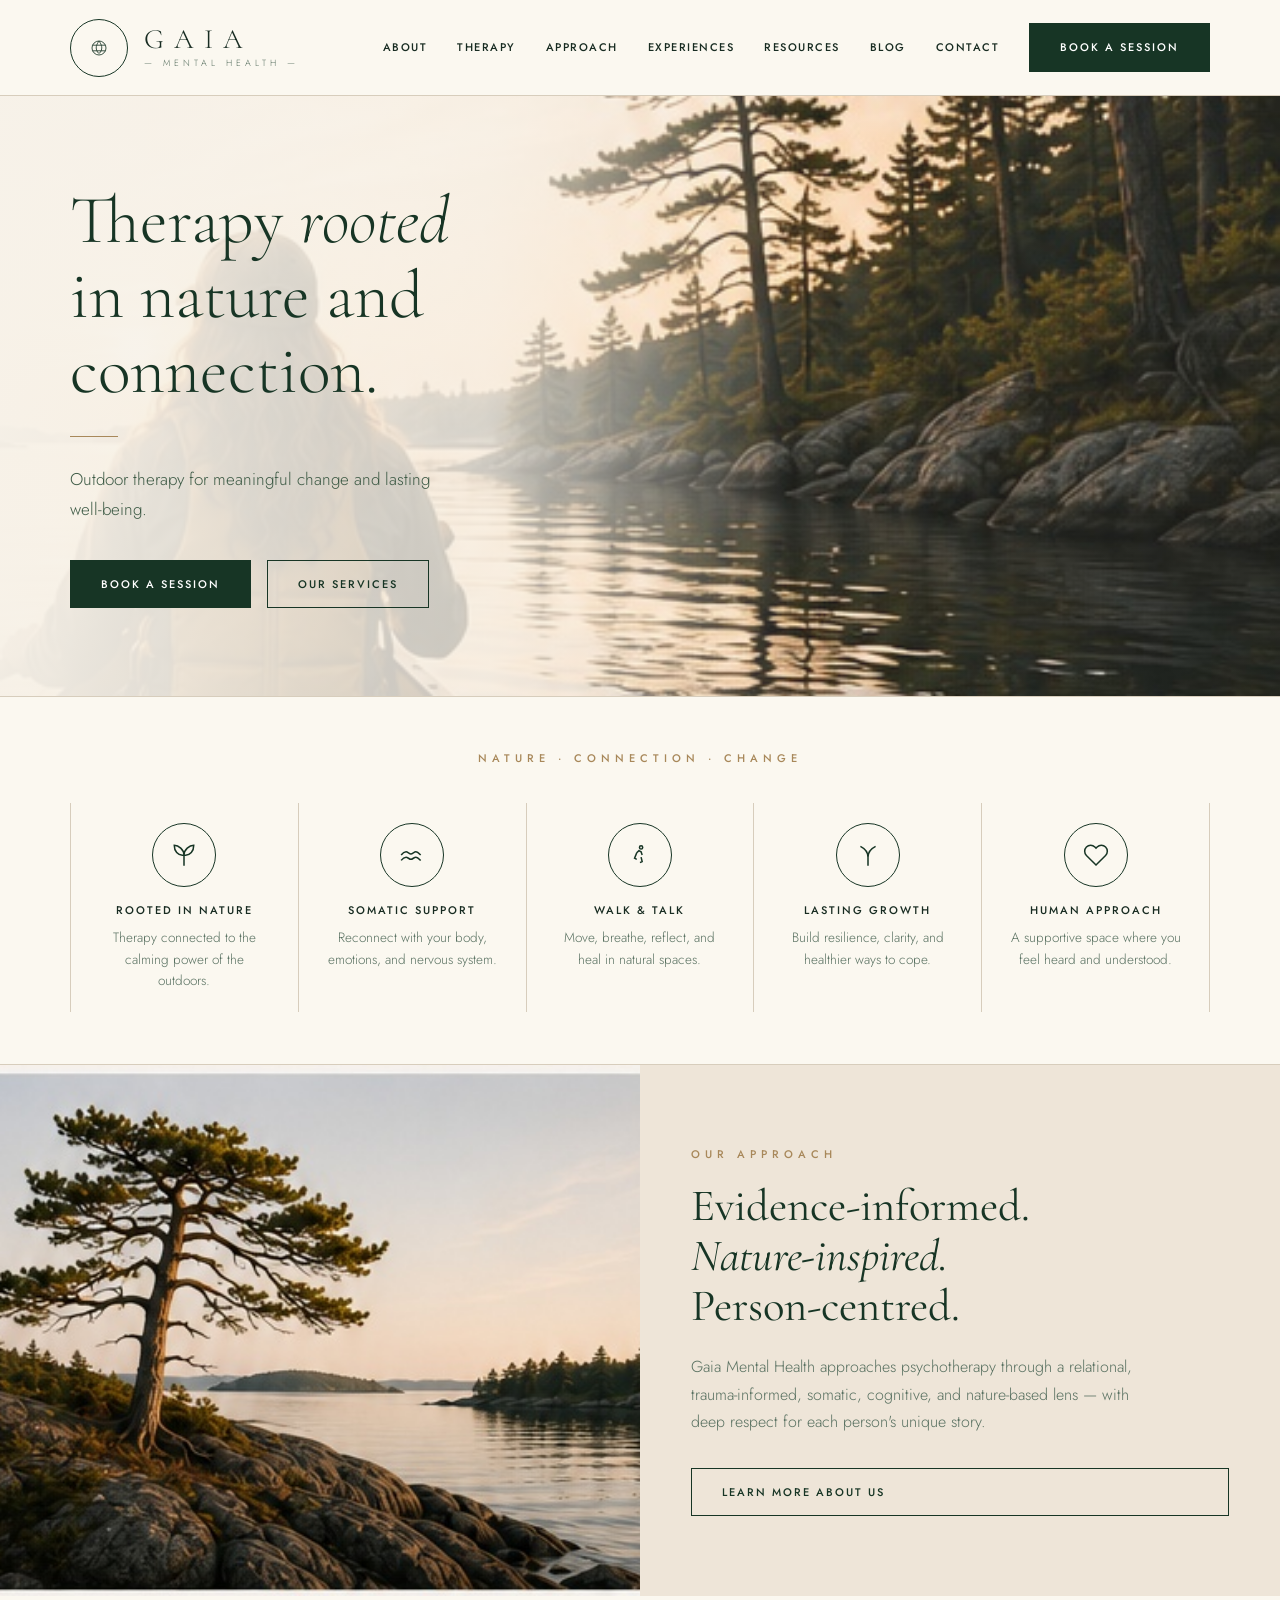
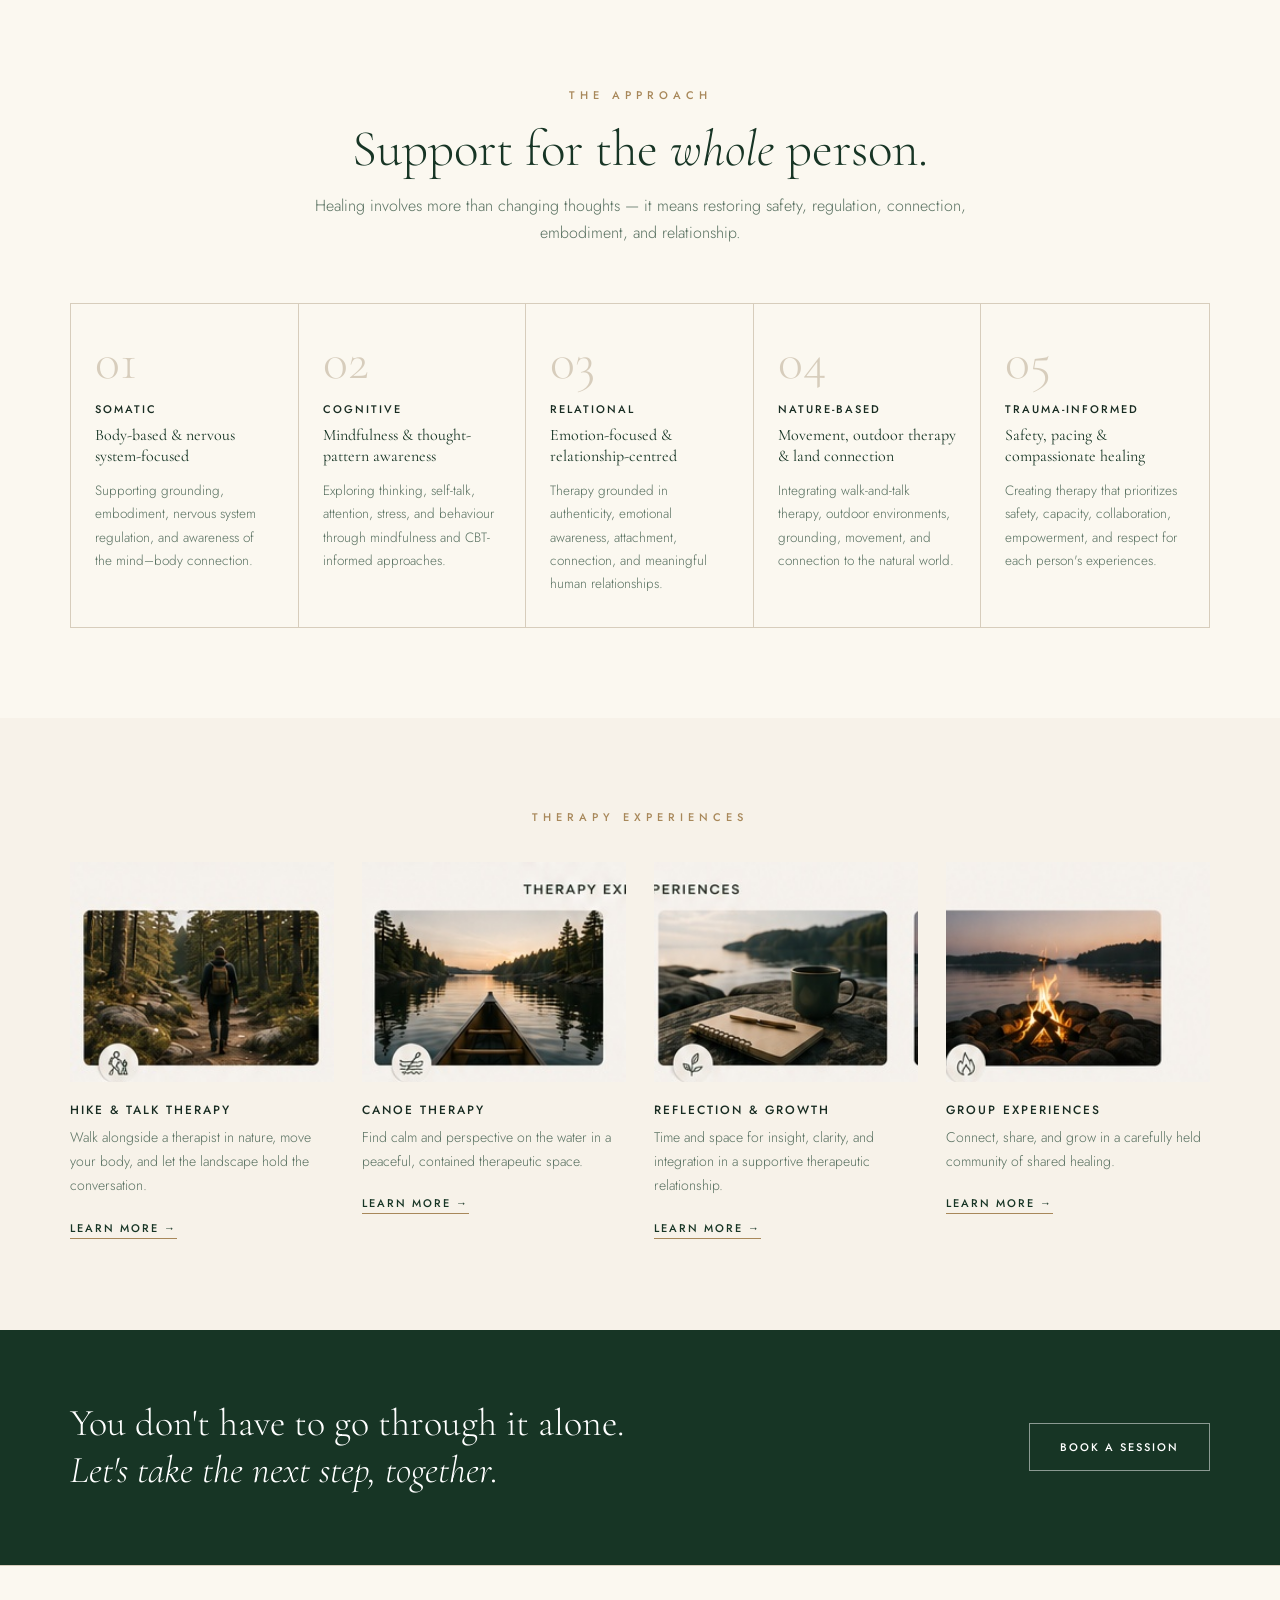
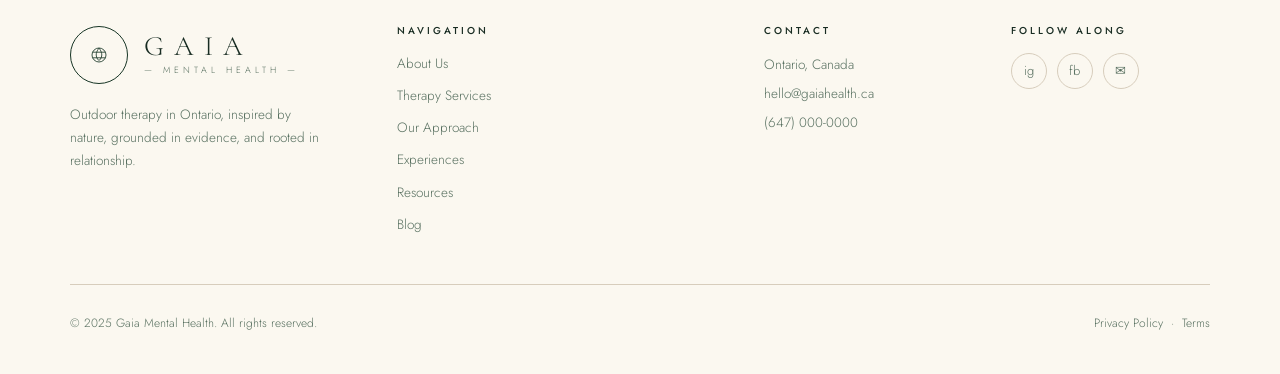
<file: index.html>
<!DOCTYPE html>
<html lang="en">
<head>
<meta charset="UTF-8">
<meta name="viewport" content="width=device-width, initial-scale=1.0">
<title>Gaia Mental Health — Nature-Based Therapy in Ontario</title>
<link rel="preconnect" href="https://fonts.googleapis.com">
<link rel="preconnect" href="https://fonts.gstatic.com" crossorigin>
<link href="https://fonts.googleapis.com/css2?family=Cormorant+Garamond:ital,wght@0,300;0,400;0,500;1,300;1,400&family=Jost:wght@300;400;500;600&display=swap" rel="stylesheet">
<link rel="stylesheet" href="styles.css">
<style>
.reveal { opacity: 0; transform: translateY(20px); transition: opacity .7s var(--ease), transform .7s var(--ease); }
.reveal.visible { opacity: 1; transform: none; }
.reveal-d1 { transition-delay: .1s; }
.reveal-d2 { transition-delay: .2s; }
.reveal-d3 { transition-delay: .3s; }
.reveal-d4 { transition-delay: .4s; }
.reveal-d5 { transition-delay: .5s; }
</style>
</head>
<body>

<!-- ── HEADER ──────────────────────────────────────────── -->
<header class="header">
  <div class="container nav">
    <a class="logo" href="index.html">
      <div class="logo-mark">
        <svg viewBox="0 0 40 40" fill="none" stroke="#173525" stroke-width="1.2">
          <circle cx="20" cy="20" r="10"/>
          <path d="M20 10C20 10 16 15 16 20C16 25 20 28 20 28"/>
          <path d="M20 10C20 10 24 15 24 20C24 25 20 28 20 28"/>
          <path d="M10.5 16H29.5M10.5 24H29.5"/>
        </svg>
      </div>
      <div class="logo-text">
        <strong>GAIA</strong>
        <span>— Mental Health —</span>
      </div>
    </a>
    <nav class="menu">
      <a href="about.html">About</a>
      <a href="therapy.html">Therapy</a>
      <a href="index.html#approach">Approach</a>
      <a href="index.html#experiences">Experiences</a>
      <a href="resources.html">Resources</a>
      <a href="blog.html">Blog</a>
      <a href="contact.html">Contact</a>
      <a class="btn" href="contact.html">Book a Session</a>
    </nav>
  </div>
</header>

<!-- ── HERO ────────────────────────────────────────────── -->
<section class="hero">
  <div class="container">
    <h1>Therapy <em>rooted</em><br>in nature and<br>connection.</h1>
    <div class="rule"></div>
    <p class="lead">Outdoor therapy for meaningful change and lasting well-being.</p>
    <div class="hero-actions">
      <a class="btn" href="contact.html">Book a Session</a>
      <a class="btn ghost" href="therapy.html">Our Services</a>
    </div>
  </div>
</section>

<!-- ── PILLARS ──────────────────────────────────────────── -->
<section class="pillars">
  <div class="container">
    <div class="kicker">Nature · Connection · Change</div>
    <div class="pillar-grid">

      <div class="pillar reveal">
        <div class="pillar-icon">
          <svg viewBox="0 0 24 24" fill="none" stroke="#173525" stroke-width="1.4">
            <path d="M12 22V12M12 12C12 7 17 3 21 3C21 8 18 13 12 12Z M12 12C12 7 7 3 3 3C3 8 6 13 12 12Z"/>
          </svg>
        </div>
        <h3>Rooted in Nature</h3>
        <p>Therapy connected to the calming power of the outdoors.</p>
      </div>

      <div class="pillar reveal reveal-d1">
        <div class="pillar-icon">
          <svg viewBox="0 0 24 24" fill="none" stroke="#173525" stroke-width="1.4">
            <path d="M2 12c1.5-2 3-3 4.5-3s3 2 4.5 2 3-2 4.5-2 3 1.5 4.5 3"/>
            <path d="M2 17c1.5-2 3-3 4.5-3s3 2 4.5 2 3-2 4.5-2 3 1.5 4.5 3"/>
          </svg>
        </div>
        <h3>Somatic Support</h3>
        <p>Reconnect with your body, emotions, and nervous system.</p>
      </div>

      <div class="pillar reveal reveal-d2">
        <div class="pillar-icon">
          <svg viewBox="0 0 24 24" fill="none" stroke="#173525" stroke-width="1.4">
            <circle cx="13" cy="5" r="1.5"/>
            <path d="M9 10l2-2 2 1 1 3M9 10l-2 5 2 1M13 14l1 4-2 1"/>
          </svg>
        </div>
        <h3>Walk &amp; Talk</h3>
        <p>Move, breathe, reflect, and heal in natural spaces.</p>
      </div>

      <div class="pillar reveal reveal-d3">
        <div class="pillar-icon">
          <svg viewBox="0 0 24 24" fill="none" stroke="#173525" stroke-width="1.4">
            <path d="M12 22v-8M12 14c0-4 3-8 7-10M12 14c0-4-3-8-7-10"/>
          </svg>
        </div>
        <h3>Lasting Growth</h3>
        <p>Build resilience, clarity, and healthier ways to cope.</p>
      </div>

      <div class="pillar reveal reveal-d4">
        <div class="pillar-icon">
          <svg viewBox="0 0 24 24" fill="none" stroke="#173525" stroke-width="1.4">
            <path d="M20.84 4.61a5.5 5.5 0 0 0-7.78 0L12 5.67l-1.06-1.06a5.5 5.5 0 0 0-7.78 7.78L12 21.23l8.84-8.84a5.5 5.5 0 0 0 0-7.78z"/>
          </svg>
        </div>
        <h3>Human Approach</h3>
        <p>A supportive space where you feel heard and understood.</p>
      </div>

    </div>
  </div>
</section>

<!-- ── SPLIT / ABOUT ────────────────────────────────────── -->
<section class="split" id="about">
  <div class="split-img"></div>
  <div class="split-content">
    <span class="eyebrow">Our Approach</span>
    <h2>Evidence-informed.<br><em>Nature-inspired.</em><br>Person-centred.</h2>
    <p>Gaia Mental Health approaches psychotherapy through a relational, trauma-informed, somatic, cognitive, and nature-based lens — with deep respect for each person's unique story.</p>
    <a class="btn ghost" href="about.html">Learn More About Us</a>
  </div>
</section>

<!-- ── APPROACH ─────────────────────────────────────────── -->
<section class="approach" id="approach">
  <div class="container">
    <div class="section-title reveal">
      <span class="eyebrow">The Approach</span>
      <h2>Support for the <em>whole</em> person.</h2>
      <p>Healing involves more than changing thoughts — it means restoring safety, regulation, connection, embodiment, and relationship.</p>
    </div>
    <div class="approach-grid">

      <div class="approach-card reveal">
        <div class="approach-num">01</div>
        <h3>Somatic</h3>
        <strong>Body-based &amp; nervous system-focused</strong>
        <p>Supporting grounding, embodiment, nervous system regulation, and awareness of the mind–body connection.</p>
      </div>

      <div class="approach-card reveal reveal-d1">
        <div class="approach-num">02</div>
        <h3>Cognitive</h3>
        <strong>Mindfulness &amp; thought-pattern awareness</strong>
        <p>Exploring thinking, self-talk, attention, stress, and behaviour through mindfulness and CBT-informed approaches.</p>
      </div>

      <div class="approach-card reveal reveal-d2">
        <div class="approach-num">03</div>
        <h3>Relational</h3>
        <strong>Emotion-focused &amp; relationship-centred</strong>
        <p>Therapy grounded in authenticity, emotional awareness, attachment, connection, and meaningful human relationships.</p>
      </div>

      <div class="approach-card reveal reveal-d3">
        <div class="approach-num">04</div>
        <h3>Nature-Based</h3>
        <strong>Movement, outdoor therapy &amp; land connection</strong>
        <p>Integrating walk-and-talk therapy, outdoor environments, grounding, movement, and connection to the natural world.</p>
      </div>

      <div class="approach-card reveal reveal-d4">
        <div class="approach-num">05</div>
        <h3>Trauma-Informed</h3>
        <strong>Safety, pacing &amp; compassionate healing</strong>
        <p>Creating therapy that prioritizes safety, capacity, collaboration, empowerment, and respect for each person's experiences.</p>
      </div>

    </div>
  </div>
</section>

<!-- ── EXPERIENCES ──────────────────────────────────────── -->
<section class="experiences" id="experiences">
  <div class="container">
    <div class="kicker">Therapy Experiences</div>
    <div class="cards">

      <div class="card reveal">
        <div style="overflow:hidden">
          <img class="card-img" src="hike_talk.jpg" alt="Hike and Talk Therapy">
        </div>
        <div class="card-body">
          <h3>Hike &amp; Talk Therapy</h3>
          <p>Walk alongside a therapist in nature, move your body, and let the landscape hold the conversation.</p>
          <a class="card-link" href="therapy.html">Learn More →</a>
        </div>
      </div>

      <div class="card reveal reveal-d1">
        <div style="overflow:hidden">
          <img class="card-img" src="canoe_therapy.jpg" alt="Canoe Therapy">
        </div>
        <div class="card-body">
          <h3>Canoe Therapy</h3>
          <p>Find calm and perspective on the water in a peaceful, contained therapeutic space.</p>
          <a class="card-link" href="therapy.html">Learn More →</a>
        </div>
      </div>

      <div class="card reveal reveal-d2">
        <div style="overflow:hidden">
          <img class="card-img" src="reflection_growth.jpg" alt="Reflection and Growth">
        </div>
        <div class="card-body">
          <h3>Reflection &amp; Growth</h3>
          <p>Time and space for insight, clarity, and integration in a supportive therapeutic relationship.</p>
          <a class="card-link" href="therapy.html">Learn More →</a>
        </div>
      </div>

      <div class="card reveal reveal-d3">
        <div style="overflow:hidden">
          <img class="card-img" src="group_experiences.jpg" alt="Group Experiences">
        </div>
        <div class="card-body">
          <h3>Group Experiences</h3>
          <p>Connect, share, and grow in a carefully held community of shared healing.</p>
          <a class="card-link" href="therapy.html">Learn More →</a>
        </div>
      </div>

    </div>
  </div>
</section>

<!-- ── CTA ──────────────────────────────────────────────── -->
<section class="cta">
  <div class="container">
    <h2>You don't have to go through it alone.<br><em>Let's take the next step, together.</em></h2>
    <a class="btn outline" href="contact.html">Book a Session</a>
  </div>
</section>

<!-- ── FOOTER ───────────────────────────────────────────── -->
<footer class="footer">
  <div class="container">
    <div class="footer-grid">
      <div class="footer-brand">
        <a class="logo" href="index.html">
          <div class="logo-mark">
            <svg viewBox="0 0 40 40" fill="none" stroke="#173525" stroke-width="1.2">
              <circle cx="20" cy="20" r="10"/>
              <path d="M20 10C20 10 16 15 16 20C16 25 20 28 20 28"/>
              <path d="M20 10C20 10 24 15 24 20C24 25 20 28 20 28"/>
              <path d="M10.5 16H29.5M10.5 24H29.5"/>
            </svg>
          </div>
          <div class="logo-text"><strong>GAIA</strong><span>— Mental Health —</span></div>
        </a>
        <p>Outdoor therapy in Ontario, inspired by nature, grounded in evidence, and rooted in relationship.</p>
      </div>
      <div class="footer-col">
        <h4>Navigation</h4>
        <div class="footer-links">
          <a href="about.html">About Us</a>
          <a href="therapy.html">Therapy Services</a>
          <a href="index.html#approach">Our Approach</a>
          <a href="index.html#experiences">Experiences</a>
          <a href="resources.html">Resources</a>
          <a href="blog.html">Blog</a>
        </div>
      </div>
      <div class="footer-col footer-contact">
        <h4>Contact</h4>
        <p>Ontario, Canada</p>
        <p>hello@gaiahealth.ca</p>
        <p>(647) 000-0000</p>
      </div>
      <div class="footer-col">
        <h4>Follow Along</h4>
        <div class="social">
          <a href="#" aria-label="Instagram">ig</a>
          <a href="#" aria-label="Facebook">fb</a>
          <a href="#" aria-label="Email">✉</a>
        </div>
      </div>
    </div>
    <div class="footer-bottom">
      <p>&copy; 2025 Gaia Mental Health. All rights reserved.</p>
      <p><a href="#">Privacy Policy</a> &nbsp;·&nbsp; <a href="#">Terms</a></p>
    </div>
  </div>
</footer>

<script src="scripts.js"></script>
</body>
</html>
</file>
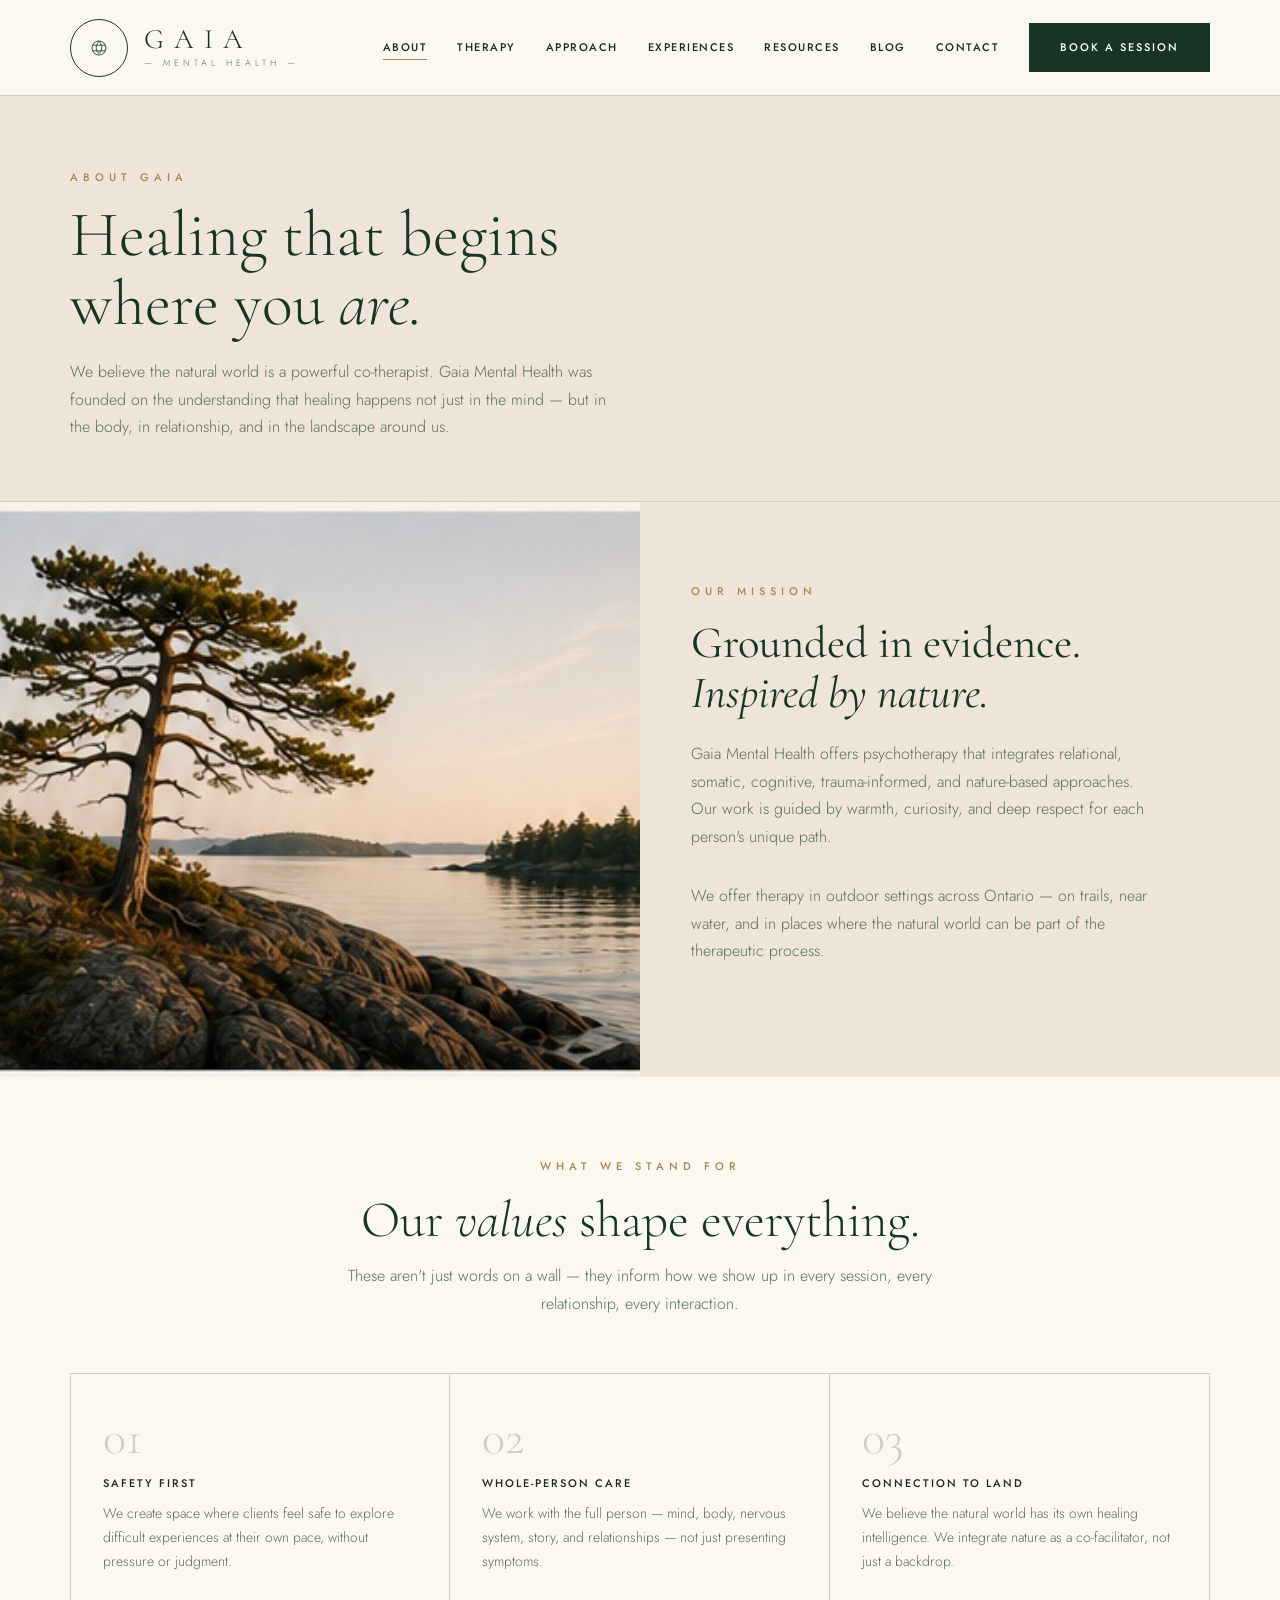
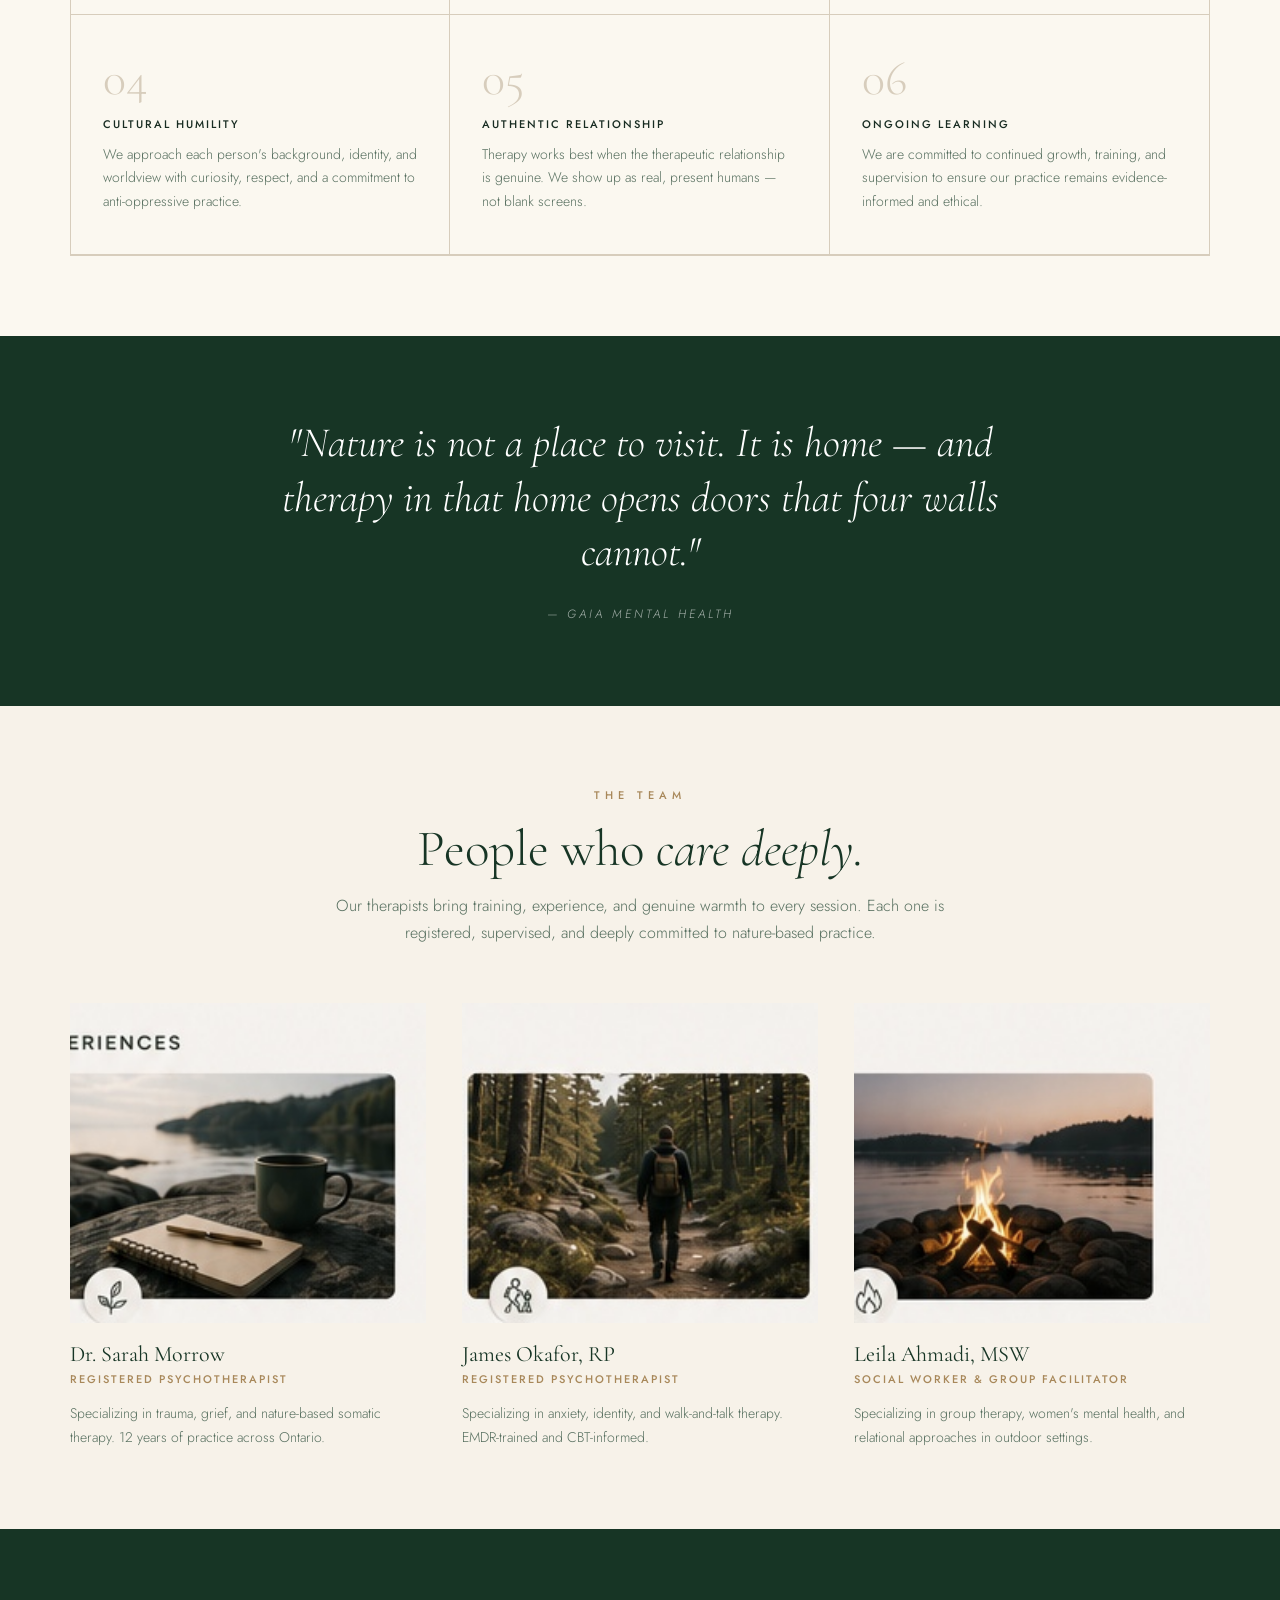
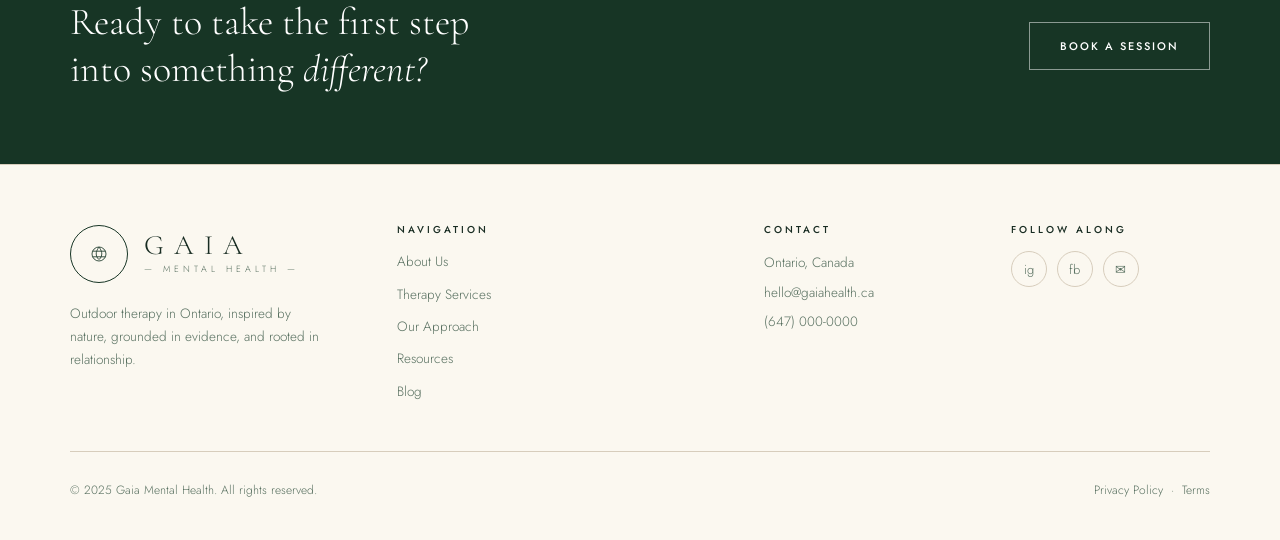
<file: about.html>
<!DOCTYPE html>
<html lang="en">
<head>
<meta charset="UTF-8">
<meta name="viewport" content="width=device-width, initial-scale=1.0">
<title>About — Gaia Mental Health</title>
<link rel="preconnect" href="https://fonts.googleapis.com">
<link rel="preconnect" href="https://fonts.gstatic.com" crossorigin>
<link href="https://fonts.googleapis.com/css2?family=Cormorant+Garamond:ital,wght@0,300;0,400;0,500;1,300;1,400&family=Jost:wght@300;400;500;600&display=swap" rel="stylesheet">
<link rel="stylesheet" href="styles.css">
<style>
.reveal { opacity: 0; transform: translateY(20px); transition: opacity .7s var(--ease), transform .7s var(--ease); }
.reveal.visible { opacity: 1; transform: none; }
.reveal-d1 { transition-delay: .12s; }
.reveal-d2 { transition-delay: .24s; }

/* Values grid */
.values-grid {
  display: grid;
  grid-template-columns: repeat(3, 1fr);
  gap: 0;
  border: 1px solid var(--line);
  margin-top: 48px;
}
.value-card {
  padding: 40px 32px;
  border-right: 1px solid var(--line);
  border-bottom: 1px solid var(--line);
}
.value-card:nth-child(3n) { border-right: none; }
.value-num {
  font-family: var(--serif);
  font-size: 48px;
  color: var(--line);
  line-height: 1;
  margin-bottom: 16px;
}
.value-card h3 {
  font-family: var(--sans);
  text-transform: uppercase;
  font-weight: 500;
  letter-spacing: 2px;
  font-size: 11px;
  color: var(--ink);
  margin-bottom: 12px;
}
.value-card p { font-size: 14px; color: var(--muted); line-height: 1.7; }

/* Team */
.team-grid {
  display: grid;
  grid-template-columns: repeat(3, 1fr);
  gap: 36px;
  margin-top: 48px;
}
.team-card img {
  width: 100%;
  height: 320px;
  object-fit: cover;
  object-position: top;
  filter: grayscale(20%);
}
.team-card-body { padding: 20px 0 0; }
.team-card-body h3 {
  font-size: 22px;
  color: var(--green);
  margin-bottom: 4px;
}
.team-card-body .role {
  font-size: 11px;
  letter-spacing: 2px;
  text-transform: uppercase;
  color: var(--gold);
  font-weight: 500;
  margin-bottom: 12px;
}
.team-card-body p { font-size: 14px; color: var(--muted); }

/* Quote pullout */
.pullquote {
  padding: 80px 0;
  background: var(--green);
  color: #fff;
  text-align: center;
}
.pullquote blockquote {
  font-family: var(--serif);
  font-size: clamp(26px, 3.5vw, 42px);
  font-weight: 300;
  font-style: italic;
  max-width: 760px;
  margin: 0 auto 20px;
  line-height: 1.3;
}
.pullquote cite {
  font-size: 12px;
  letter-spacing: 3px;
  text-transform: uppercase;
  opacity: .6;
}

@media (max-width: 900px) {
  .values-grid { grid-template-columns: 1fr 1fr; }
  .value-card:nth-child(3n) { border-right: 1px solid var(--line); }
  .value-card:nth-child(2n) { border-right: none; }
  .team-grid { grid-template-columns: 1fr 1fr; }
}
@media (max-width: 600px) {
  .values-grid { grid-template-columns: 1fr; }
  .value-card { border-right: none; }
  .team-grid { grid-template-columns: 1fr; }
}
</style>
</head>
<body>

<header class="header">
  <div class="container nav">
    <a class="logo" href="index.html">
      <div class="logo-mark">
        <svg viewBox="0 0 40 40" fill="none" stroke="#173525" stroke-width="1.2">
          <circle cx="20" cy="20" r="10"/>
          <path d="M20 10C20 10 16 15 16 20C16 25 20 28 20 28"/>
          <path d="M20 10C20 10 24 15 24 20C24 25 20 28 20 28"/>
          <path d="M10.5 16H29.5M10.5 24H29.5"/>
        </svg>
      </div>
      <div class="logo-text"><strong>GAIA</strong><span>— Mental Health —</span></div>
    </a>
    <nav class="menu">
      <a href="about.html" class="active">About</a>
      <a href="therapy.html">Therapy</a>
      <a href="index.html#approach">Approach</a>
      <a href="index.html#experiences">Experiences</a>
      <a href="resources.html">Resources</a>
      <a href="blog.html">Blog</a>
      <a href="contact.html">Contact</a>
      <a class="btn" href="contact.html">Book a Session</a>
    </nav>
  </div>
</header>

<!-- Page Hero -->
<section class="page-hero">
  <div class="container">
    <span class="eyebrow">About Gaia</span>
    <h1>Healing that begins<br>where you <em>are.</em></h1>
    <p>We believe the natural world is a powerful co-therapist. Gaia Mental Health was founded on the understanding that healing happens not just in the mind — but in the body, in relationship, and in the landscape around us.</p>
  </div>
</section>

<!-- Mission split -->
<section class="split">
  <div class="split-img" style="background-image: url('shoreline_tree.jpg')"></div>
  <div class="split-content">
    <span class="eyebrow">Our Mission</span>
    <h2>Grounded in evidence.<br><em>Inspired by nature.</em></h2>
    <p>Gaia Mental Health offers psychotherapy that integrates relational, somatic, cognitive, trauma-informed, and nature-based approaches. Our work is guided by warmth, curiosity, and deep respect for each person's unique path.</p>
    <p>We offer therapy in outdoor settings across Ontario — on trails, near water, and in places where the natural world can be part of the therapeutic process.</p>
  </div>
</section>

<!-- Values -->
<section class="content-section alt">
  <div class="container">
    <div class="section-title reveal">
      <span class="eyebrow">What We Stand For</span>
      <h2>Our <em>values</em> shape everything.</h2>
      <p>These aren't just words on a wall — they inform how we show up in every session, every relationship, every interaction.</p>
    </div>
    <div class="values-grid">
      <div class="value-card reveal">
        <div class="value-num">01</div>
        <h3>Safety First</h3>
        <p>We create space where clients feel safe to explore difficult experiences at their own pace, without pressure or judgment.</p>
      </div>
      <div class="value-card reveal reveal-d1">
        <div class="value-num">02</div>
        <h3>Whole-Person Care</h3>
        <p>We work with the full person — mind, body, nervous system, story, and relationships — not just presenting symptoms.</p>
      </div>
      <div class="value-card reveal reveal-d2">
        <div class="value-num">03</div>
        <h3>Connection to Land</h3>
        <p>We believe the natural world has its own healing intelligence. We integrate nature as a co-facilitator, not just a backdrop.</p>
      </div>
      <div class="value-card reveal">
        <div class="value-num">04</div>
        <h3>Cultural Humility</h3>
        <p>We approach each person's background, identity, and worldview with curiosity, respect, and a commitment to anti-oppressive practice.</p>
      </div>
      <div class="value-card reveal reveal-d1">
        <div class="value-num">05</div>
        <h3>Authentic Relationship</h3>
        <p>Therapy works best when the therapeutic relationship is genuine. We show up as real, present humans — not blank screens.</p>
      </div>
      <div class="value-card reveal reveal-d2">
        <div class="value-num">06</div>
        <h3>Ongoing Learning</h3>
        <p>We are committed to continued growth, training, and supervision to ensure our practice remains evidence-informed and ethical.</p>
      </div>
    </div>
  </div>
</section>

<!-- Pullquote -->
<section class="pullquote">
  <div class="container">
    <blockquote>"Nature is not a place to visit. It is home — and therapy in that home opens doors that four walls cannot."</blockquote>
    <cite>— Gaia Mental Health</cite>
  </div>
</section>

<!-- Team -->
<section class="content-section">
  <div class="container">
    <div class="section-title reveal">
      <span class="eyebrow">The Team</span>
      <h2>People who <em>care deeply.</em></h2>
      <p>Our therapists bring training, experience, and genuine warmth to every session. Each one is registered, supervised, and deeply committed to nature-based practice.</p>
    </div>
    <div class="team-grid">
      <div class="team-card reveal">
        <img src="reflection_growth.jpg" alt="Therapist">
        <div class="team-card-body">
          <h3>Dr. Sarah Morrow</h3>
          <div class="role">Registered Psychotherapist</div>
          <p>Specializing in trauma, grief, and nature-based somatic therapy. 12 years of practice across Ontario.</p>
        </div>
      </div>
      <div class="team-card reveal reveal-d1">
        <img src="hike_talk.jpg" alt="Therapist">
        <div class="team-card-body">
          <h3>James Okafor, RP</h3>
          <div class="role">Registered Psychotherapist</div>
          <p>Specializing in anxiety, identity, and walk-and-talk therapy. EMDR-trained and CBT-informed.</p>
        </div>
      </div>
      <div class="team-card reveal reveal-d2">
        <img src="group_experiences.jpg" alt="Therapist">
        <div class="team-card-body">
          <h3>Leila Ahmadi, MSW</h3>
          <div class="role">Social Worker &amp; Group Facilitator</div>
          <p>Specializing in group therapy, women's mental health, and relational approaches in outdoor settings.</p>
        </div>
      </div>
    </div>
  </div>
</section>

<!-- CTA -->
<section class="cta">
  <div class="container">
    <h2>Ready to take the first step<br>into something <em>different?</em></h2>
    <a class="btn outline" href="contact.html">Book a Session</a>
  </div>
</section>

<footer class="footer">
  <div class="container">
    <div class="footer-grid">
      <div class="footer-brand">
        <a class="logo" href="index.html">
          <div class="logo-mark">
            <svg viewBox="0 0 40 40" fill="none" stroke="#173525" stroke-width="1.2">
              <circle cx="20" cy="20" r="10"/>
              <path d="M20 10C20 10 16 15 16 20C16 25 20 28 20 28"/>
              <path d="M20 10C20 10 24 15 24 20C24 25 20 28 20 28"/>
              <path d="M10.5 16H29.5M10.5 24H29.5"/>
            </svg>
          </div>
          <div class="logo-text"><strong>GAIA</strong><span>— Mental Health —</span></div>
        </a>
        <p>Outdoor therapy in Ontario, inspired by nature, grounded in evidence, and rooted in relationship.</p>
      </div>
      <div class="footer-col">
        <h4>Navigation</h4>
        <div class="footer-links">
          <a href="about.html">About Us</a>
          <a href="therapy.html">Therapy Services</a>
          <a href="index.html#approach">Our Approach</a>
          <a href="resources.html">Resources</a>
          <a href="blog.html">Blog</a>
        </div>
      </div>
      <div class="footer-col footer-contact">
        <h4>Contact</h4>
        <p>Ontario, Canada</p>
        <p>hello@gaiahealth.ca</p>
        <p>(647) 000-0000</p>
      </div>
      <div class="footer-col">
        <h4>Follow Along</h4>
        <div class="social">
          <a href="#" aria-label="Instagram">ig</a>
          <a href="#" aria-label="Facebook">fb</a>
          <a href="#" aria-label="Email">✉</a>
        </div>
      </div>
    </div>
    <div class="footer-bottom">
      <p>&copy; 2025 Gaia Mental Health. All rights reserved.</p>
      <p><a href="#">Privacy Policy</a> &nbsp;·&nbsp; <a href="#">Terms</a></p>
    </div>
  </div>
</footer>

<script src="scripts.js"></script>
</body>
</html>
</file>
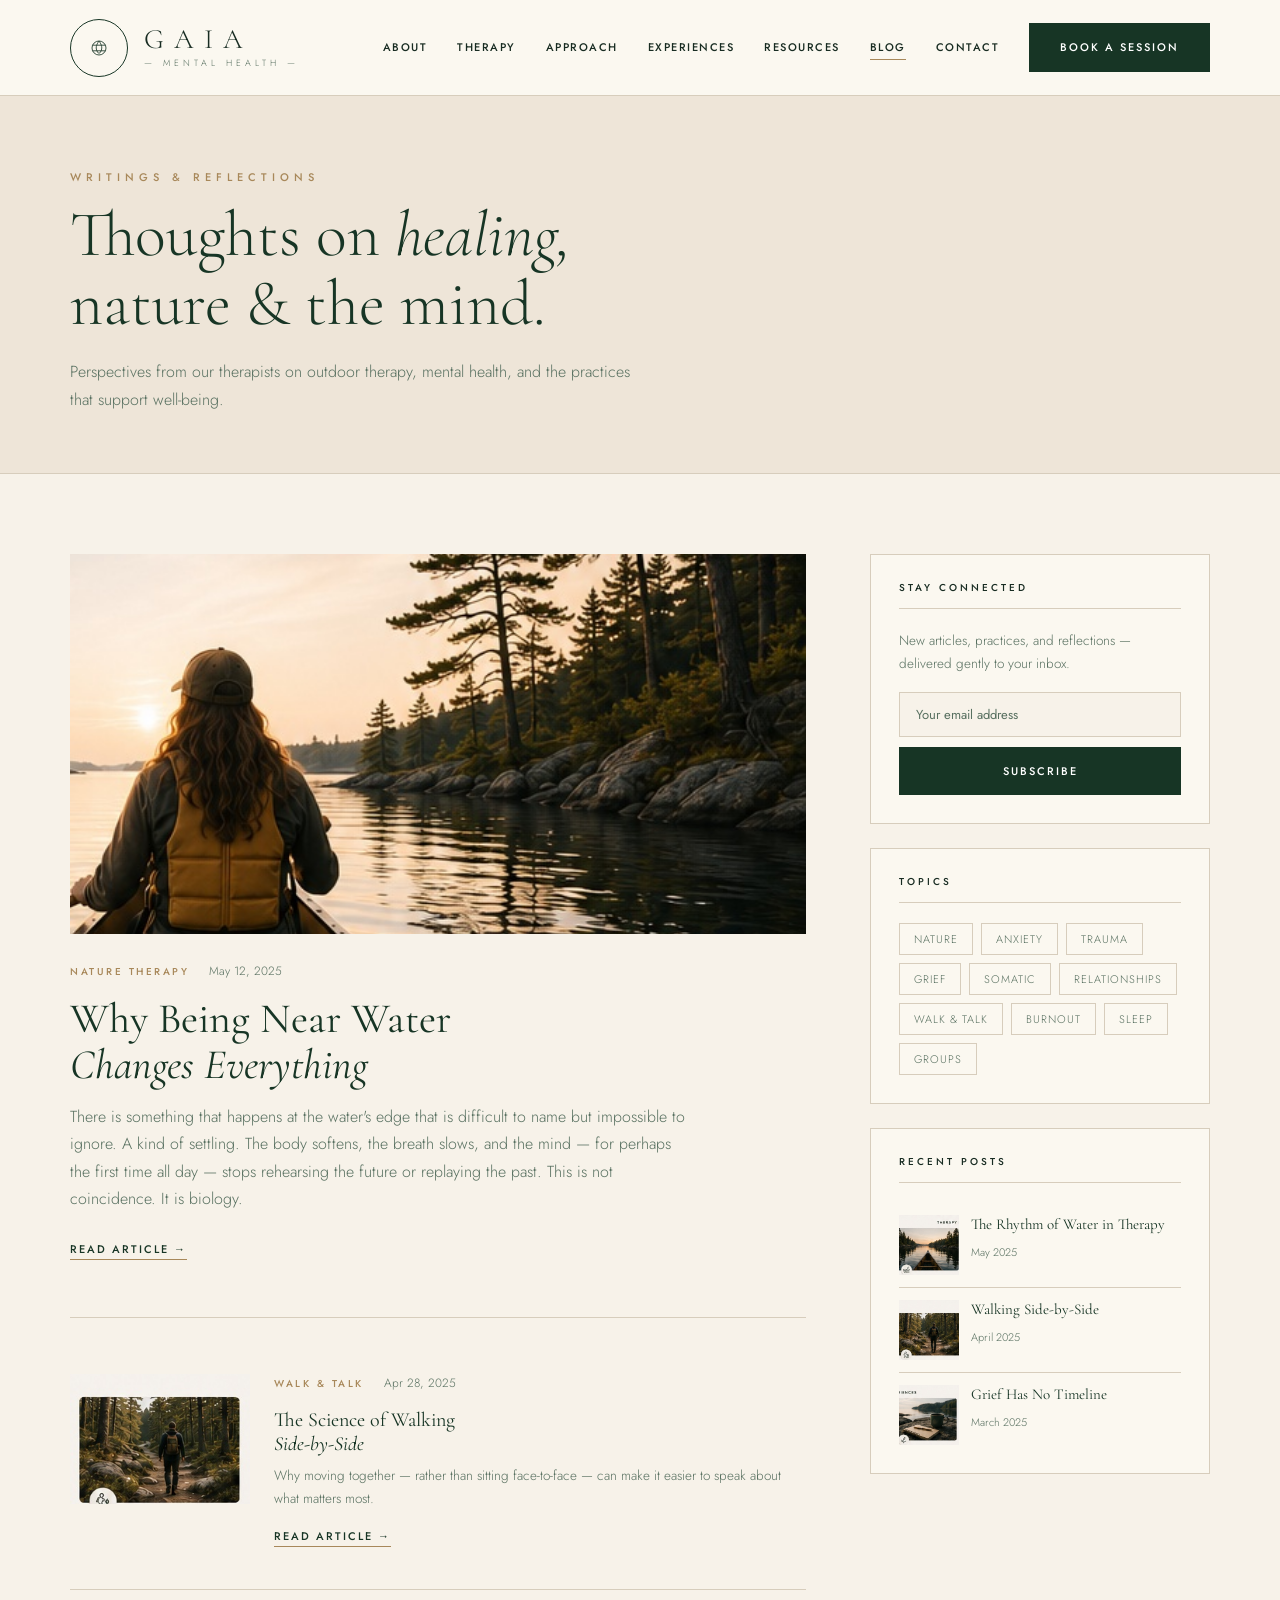
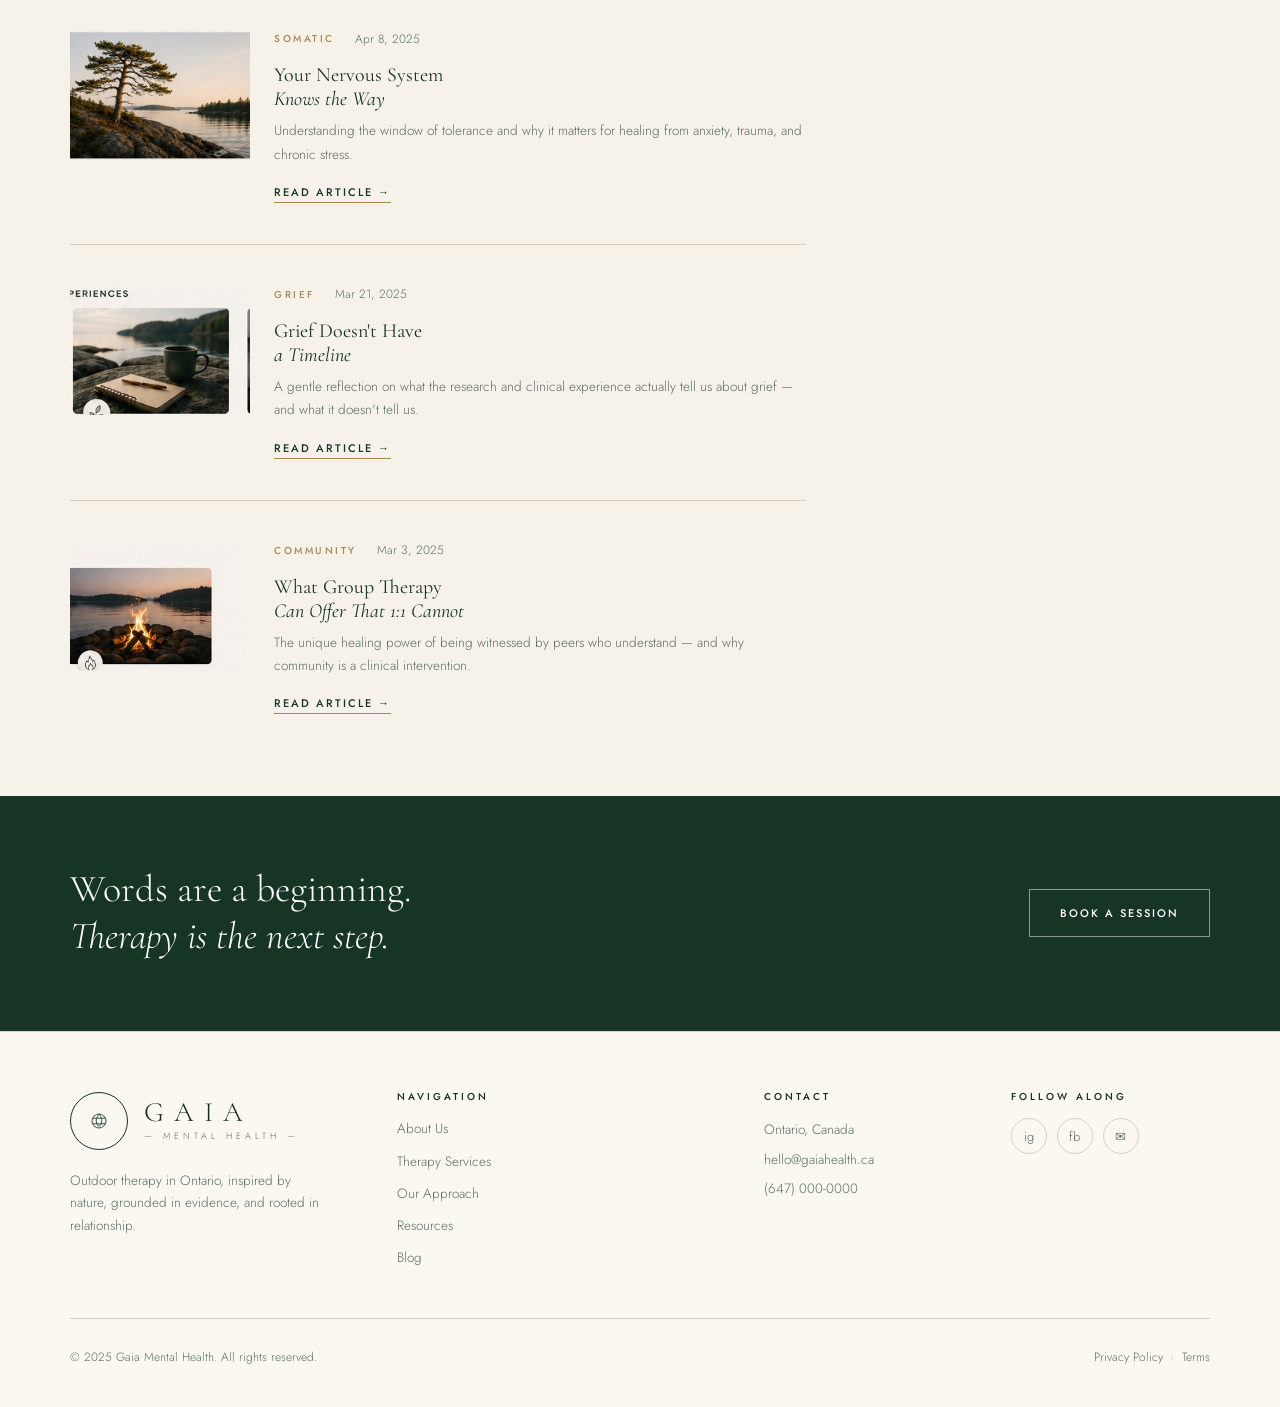
<file: blog.html>
<!DOCTYPE html>
<html lang="en">
<head>
<meta charset="UTF-8">
<meta name="viewport" content="width=device-width, initial-scale=1.0">
<title>Blog — Gaia Mental Health</title>
<link rel="preconnect" href="https://fonts.googleapis.com">
<link rel="preconnect" href="https://fonts.gstatic.com" crossorigin>
<link href="https://fonts.googleapis.com/css2?family=Cormorant+Garamond:ital,wght@0,300;0,400;0,500;1,300;1,400&family=Jost:wght@300;400;500;600&display=swap" rel="stylesheet">
<link rel="stylesheet" href="styles.css">
<style>
.reveal { opacity: 0; transform: translateY(20px); transition: opacity .7s var(--ease), transform .7s var(--ease); }
.reveal.visible { opacity: 1; transform: none; }
.reveal-d1 { transition-delay: .12s; }
.reveal-d2 { transition-delay: .24s; }
.reveal-d3 { transition-delay: .36s; }

/* Blog layout */
.blog-layout {
  display: grid;
  grid-template-columns: 1fr 340px;
  gap: 64px;
  align-items: start;
}

/* Featured post */
.post-featured {
  margin-bottom: 56px;
  border-bottom: 1px solid var(--line);
  padding-bottom: 56px;
}
.post-featured img {
  width: 100%;
  height: 380px;
  object-fit: cover;
  margin-bottom: 28px;
}
.post-meta {
  display: flex;
  gap: 20px;
  align-items: center;
  margin-bottom: 14px;
}
.post-cat {
  font-size: 10px;
  letter-spacing: 2.5px;
  text-transform: uppercase;
  font-weight: 500;
  color: var(--gold);
}
.post-date { font-size: 12px; color: var(--muted); }
.post-featured h2 {
  font-size: clamp(28px, 3.5vw, 42px);
  color: var(--green);
  margin-bottom: 14px;
  line-height: 1.1;
}
.post-featured h2 em { font-style: italic; }
.post-featured p { color: var(--muted); margin-bottom: 22px; max-width: 620px; }

/* Post list */
.post-list { display: grid; gap: 40px; }
.post-card {
  display: grid;
  grid-template-columns: 180px 1fr;
  gap: 24px;
  padding-bottom: 40px;
  border-bottom: 1px solid var(--line);
}
.post-card:last-child { border-bottom: none; padding-bottom: 0; }
.post-card img { width: 100%; height: 130px; object-fit: cover; }
.post-card h3 {
  font-size: 20px;
  color: var(--green);
  margin: 10px 0 8px;
  line-height: 1.2;
}
.post-card h3 em { font-style: italic; }
.post-card p { font-size: 13.5px; color: var(--muted); margin-bottom: 12px; }
.read-more {
  font-size: 11px;
  letter-spacing: 2px;
  text-transform: uppercase;
  font-weight: 500;
  color: var(--green);
  border-bottom: 1px solid var(--gold);
  padding-bottom: 2px;
}

/* Sidebar */
.sidebar { position: sticky; top: 120px; }
.sidebar-widget {
  padding: 28px;
  background: var(--paper);
  border: 1px solid var(--line);
  margin-bottom: 24px;
}
.sidebar-widget h4 {
  font-family: var(--sans);
  font-size: 10px;
  letter-spacing: 3px;
  text-transform: uppercase;
  font-weight: 500;
  color: var(--ink);
  margin-bottom: 20px;
  padding-bottom: 14px;
  border-bottom: 1px solid var(--line);
}
.tag-cloud { display: flex; flex-wrap: wrap; gap: 8px; }
.tag-pill {
  padding: 6px 14px;
  border: 1px solid var(--line);
  font-size: 11px;
  letter-spacing: 1px;
  text-transform: uppercase;
  color: var(--muted);
  cursor: pointer;
  transition: border-color .2s, color .2s;
}
.tag-pill:hover { border-color: var(--green); color: var(--green); }
.sidebar-post {
  display: grid;
  grid-template-columns: 60px 1fr;
  gap: 12px;
  padding: 12px 0;
  border-bottom: 1px solid var(--line);
}
.sidebar-post:last-child { border-bottom: none; padding-bottom: 0; }
.sidebar-post img { width: 60px; height: 60px; object-fit: cover; }
.sidebar-post h5 {
  font-family: var(--serif);
  font-size: 15px;
  color: var(--green);
  font-weight: 400;
  line-height: 1.3;
  margin-bottom: 4px;
}
.sidebar-post span { font-size: 11px; color: var(--muted); }

/* Newsletter */
.newsletter-form { display: grid; gap: 10px; margin-top: 16px; }
.newsletter-form input {
  width: 100%;
  padding: 12px 16px;
  border: 1px solid var(--line);
  background: var(--cream);
  font-family: var(--sans);
  font-size: 13px;
  color: var(--ink);
  outline: none;
}
.newsletter-form input:focus { border-color: var(--green); }
.newsletter-form input::placeholder { color: var(--muted); }

@media (max-width: 1000px) {
  .blog-layout { grid-template-columns: 1fr; }
  .sidebar { position: static; }
}
@media (max-width: 600px) {
  .post-card { grid-template-columns: 1fr; }
  .post-card img { height: 200px; }
}
</style>
</head>
<body>

<header class="header">
  <div class="container nav">
    <a class="logo" href="index.html">
      <div class="logo-mark">
        <svg viewBox="0 0 40 40" fill="none" stroke="#173525" stroke-width="1.2">
          <circle cx="20" cy="20" r="10"/>
          <path d="M20 10C20 10 16 15 16 20C16 25 20 28 20 28"/>
          <path d="M20 10C20 10 24 15 24 20C24 25 20 28 20 28"/>
          <path d="M10.5 16H29.5M10.5 24H29.5"/>
        </svg>
      </div>
      <div class="logo-text"><strong>GAIA</strong><span>— Mental Health —</span></div>
    </a>
    <nav class="menu">
      <a href="about.html">About</a>
      <a href="therapy.html">Therapy</a>
      <a href="index.html#approach">Approach</a>
      <a href="index.html#experiences">Experiences</a>
      <a href="resources.html">Resources</a>
      <a href="blog.html" class="active">Blog</a>
      <a href="contact.html">Contact</a>
      <a class="btn" href="contact.html">Book a Session</a>
    </nav>
  </div>
</header>

<!-- Page Hero -->
<section class="page-hero">
  <div class="container">
    <span class="eyebrow">Writings &amp; Reflections</span>
    <h1>Thoughts on <em>healing,</em><br>nature &amp; the mind.</h1>
    <p>Perspectives from our therapists on outdoor therapy, mental health, and the practices that support well-being.</p>
  </div>
</section>

<!-- Blog content -->
<section class="content-section">
  <div class="container">
    <div class="blog-layout">

      <!-- Main column -->
      <main>

        <!-- Featured -->
        <article class="post-featured reveal">
          <img src="hero_canoe.jpg" alt="Canoe therapy on calm water">
          <div class="post-meta">
            <span class="post-cat">Nature Therapy</span>
            <span class="post-date">May 12, 2025</span>
          </div>
          <h2>Why Being Near Water<br><em>Changes Everything</em></h2>
          <p>There is something that happens at the water's edge that is difficult to name but impossible to ignore. A kind of settling. The body softens, the breath slows, and the mind — for perhaps the first time all day — stops rehearsing the future or replaying the past. This is not coincidence. It is biology.</p>
          <a class="read-more" href="#">Read Article →</a>
        </article>

        <!-- Post list -->
        <div class="post-list">

          <article class="post-card reveal">
            <img src="hike_talk.jpg" alt="Walking in nature">
            <div>
              <div class="post-meta">
                <span class="post-cat">Walk & Talk</span>
                <span class="post-date">Apr 28, 2025</span>
              </div>
              <h3>The Science of Walking<br><em>Side-by-Side</em></h3>
              <p>Why moving together — rather than sitting face-to-face — can make it easier to speak about what matters most.</p>
              <a class="read-more" href="#">Read Article →</a>
            </div>
          </article>

          <article class="post-card reveal reveal-d1">
            <img src="shoreline_tree.jpg" alt="Shoreline tree">
            <div>
              <div class="post-meta">
                <span class="post-cat">Somatic</span>
                <span class="post-date">Apr 8, 2025</span>
              </div>
              <h3>Your Nervous System<br><em>Knows the Way</em></h3>
              <p>Understanding the window of tolerance and why it matters for healing from anxiety, trauma, and chronic stress.</p>
              <a class="read-more" href="#">Read Article →</a>
            </div>
          </article>

          <article class="post-card reveal reveal-d2">
            <img src="reflection_growth.jpg" alt="Reflection in nature">
            <div>
              <div class="post-meta">
                <span class="post-cat">Grief</span>
                <span class="post-date">Mar 21, 2025</span>
              </div>
              <h3>Grief Doesn't Have<br><em>a Timeline</em></h3>
              <p>A gentle reflection on what the research and clinical experience actually tell us about grief — and what it doesn't tell us.</p>
              <a class="read-more" href="#">Read Article →</a>
            </div>
          </article>

          <article class="post-card reveal">
            <img src="group_experiences.jpg" alt="Group in nature">
            <div>
              <div class="post-meta">
                <span class="post-cat">Community</span>
                <span class="post-date">Mar 3, 2025</span>
              </div>
              <h3>What Group Therapy<br><em>Can Offer That 1:1 Cannot</em></h3>
              <p>The unique healing power of being witnessed by peers who understand — and why community is a clinical intervention.</p>
              <a class="read-more" href="#">Read Article →</a>
            </div>
          </article>

        </div>
      </main>

      <!-- Sidebar -->
      <aside class="sidebar reveal">

        <div class="sidebar-widget">
          <h4>Stay Connected</h4>
          <p style="font-size:13.5px;color:var(--muted);margin-bottom:4px">New articles, practices, and reflections — delivered gently to your inbox.</p>
          <div class="newsletter-form">
            <input type="email" placeholder="Your email address">
            <a class="btn" href="#" style="text-align:center">Subscribe</a>
          </div>
        </div>

        <div class="sidebar-widget">
          <h4>Topics</h4>
          <div class="tag-cloud">
            <span class="tag-pill">Nature</span>
            <span class="tag-pill">Anxiety</span>
            <span class="tag-pill">Trauma</span>
            <span class="tag-pill">Grief</span>
            <span class="tag-pill">Somatic</span>
            <span class="tag-pill">Relationships</span>
            <span class="tag-pill">Walk & Talk</span>
            <span class="tag-pill">Burnout</span>
            <span class="tag-pill">Sleep</span>
            <span class="tag-pill">Groups</span>
          </div>
        </div>

        <div class="sidebar-widget">
          <h4>Recent Posts</h4>
          <div class="sidebar-post">
            <img src="canoe_therapy.jpg" alt="">
            <div>
              <h5>The Rhythm of Water in Therapy</h5>
              <span>May 2025</span>
            </div>
          </div>
          <div class="sidebar-post">
            <img src="hike_talk.jpg" alt="">
            <div>
              <h5>Walking Side-by-Side</h5>
              <span>April 2025</span>
            </div>
          </div>
          <div class="sidebar-post">
            <img src="reflection_growth.jpg" alt="">
            <div>
              <h5>Grief Has No Timeline</h5>
              <span>March 2025</span>
            </div>
          </div>
        </div>

      </aside>

    </div>
  </div>
</section>

<!-- CTA -->
<section class="cta">
  <div class="container">
    <h2>Words are a beginning.<br><em>Therapy is the next step.</em></h2>
    <a class="btn outline" href="contact.html">Book a Session</a>
  </div>
</section>

<footer class="footer">
  <div class="container">
    <div class="footer-grid">
      <div class="footer-brand">
        <a class="logo" href="index.html">
          <div class="logo-mark">
            <svg viewBox="0 0 40 40" fill="none" stroke="#173525" stroke-width="1.2">
              <circle cx="20" cy="20" r="10"/>
              <path d="M20 10C20 10 16 15 16 20C16 25 20 28 20 28"/>
              <path d="M20 10C20 10 24 15 24 20C24 25 20 28 20 28"/>
              <path d="M10.5 16H29.5M10.5 24H29.5"/>
            </svg>
          </div>
          <div class="logo-text"><strong>GAIA</strong><span>— Mental Health —</span></div>
        </a>
        <p>Outdoor therapy in Ontario, inspired by nature, grounded in evidence, and rooted in relationship.</p>
      </div>
      <div class="footer-col">
        <h4>Navigation</h4>
        <div class="footer-links">
          <a href="about.html">About Us</a>
          <a href="therapy.html">Therapy Services</a>
          <a href="index.html#approach">Our Approach</a>
          <a href="resources.html">Resources</a>
          <a href="blog.html">Blog</a>
        </div>
      </div>
      <div class="footer-col footer-contact">
        <h4>Contact</h4>
        <p>Ontario, Canada</p>
        <p>hello@gaiahealth.ca</p>
        <p>(647) 000-0000</p>
      </div>
      <div class="footer-col">
        <h4>Follow Along</h4>
        <div class="social">
          <a href="#" aria-label="Instagram">ig</a>
          <a href="#" aria-label="Facebook">fb</a>
          <a href="#" aria-label="Email">✉</a>
        </div>
      </div>
    </div>
    <div class="footer-bottom">
      <p>&copy; 2025 Gaia Mental Health. All rights reserved.</p>
      <p><a href="#">Privacy Policy</a> &nbsp;·&nbsp; <a href="#">Terms</a></p>
    </div>
  </div>
</footer>

<script src="scripts.js"></script>
</body>
</html>
</file>
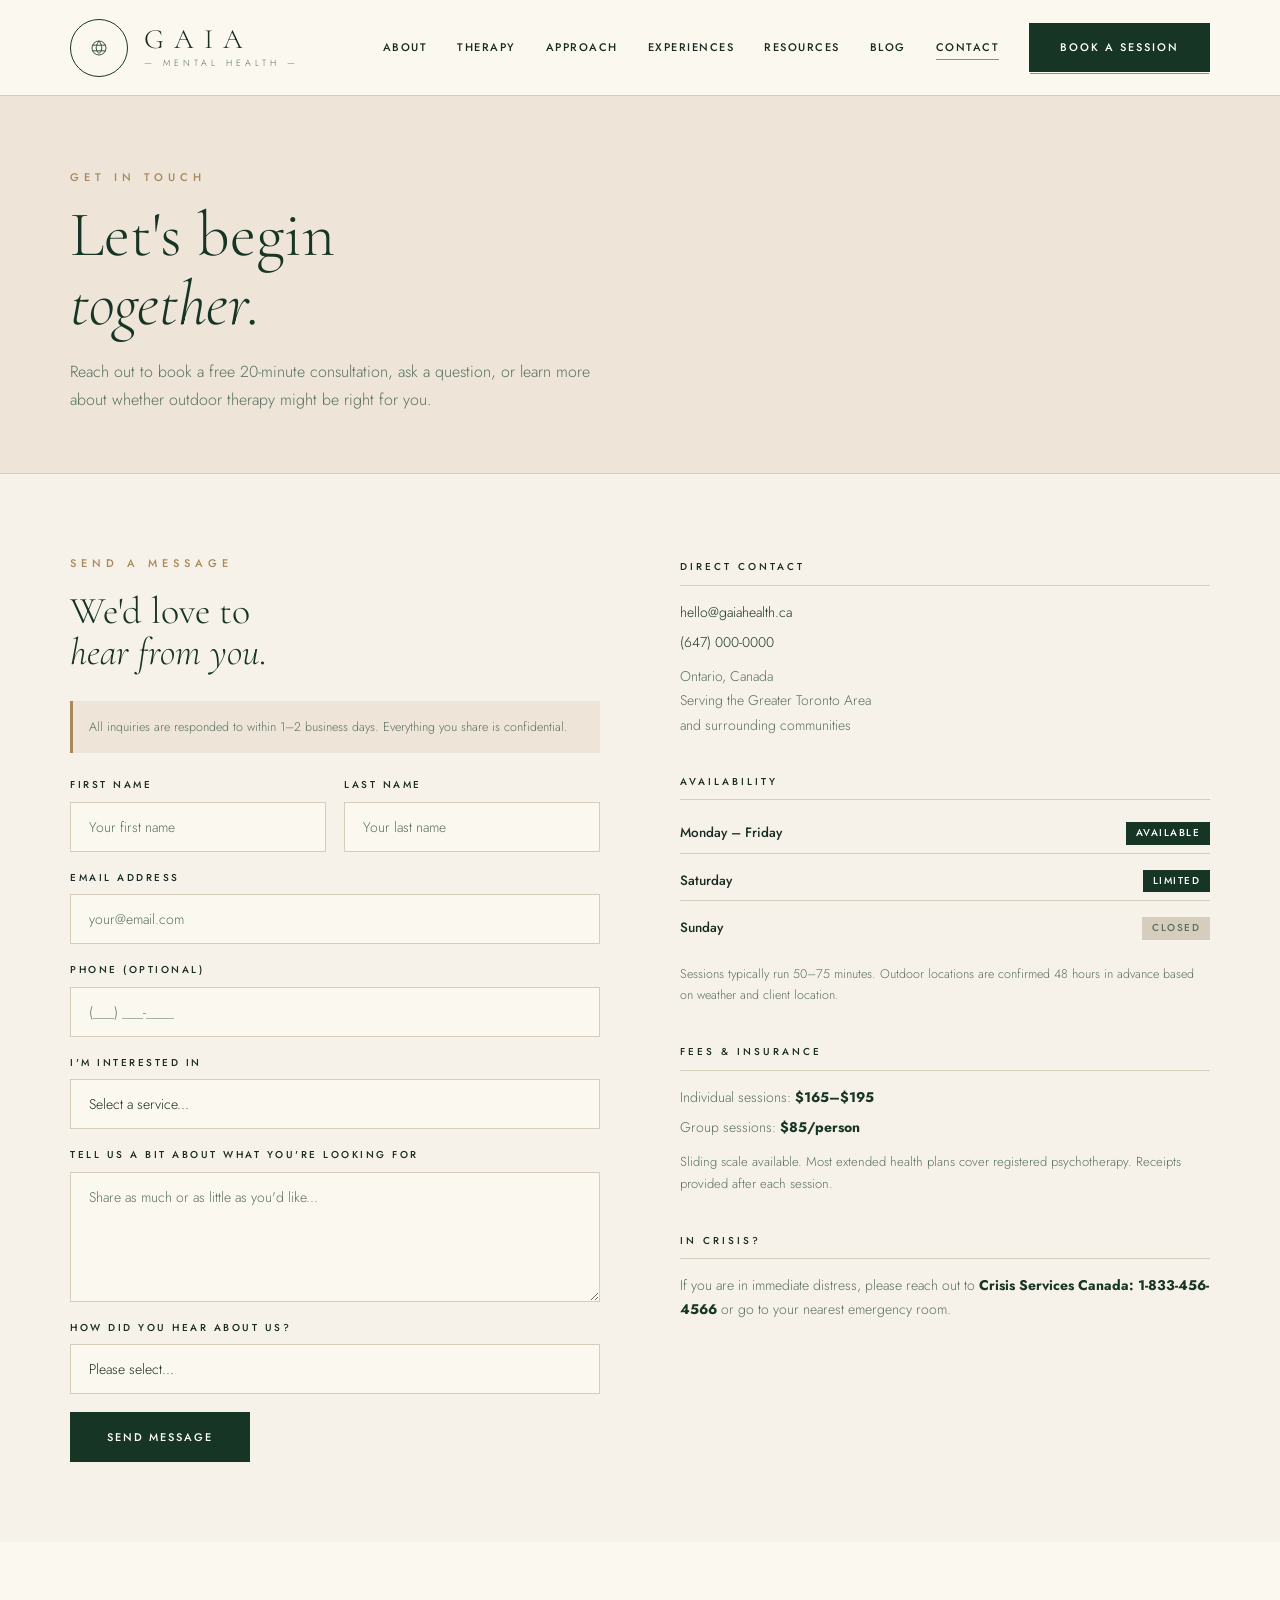
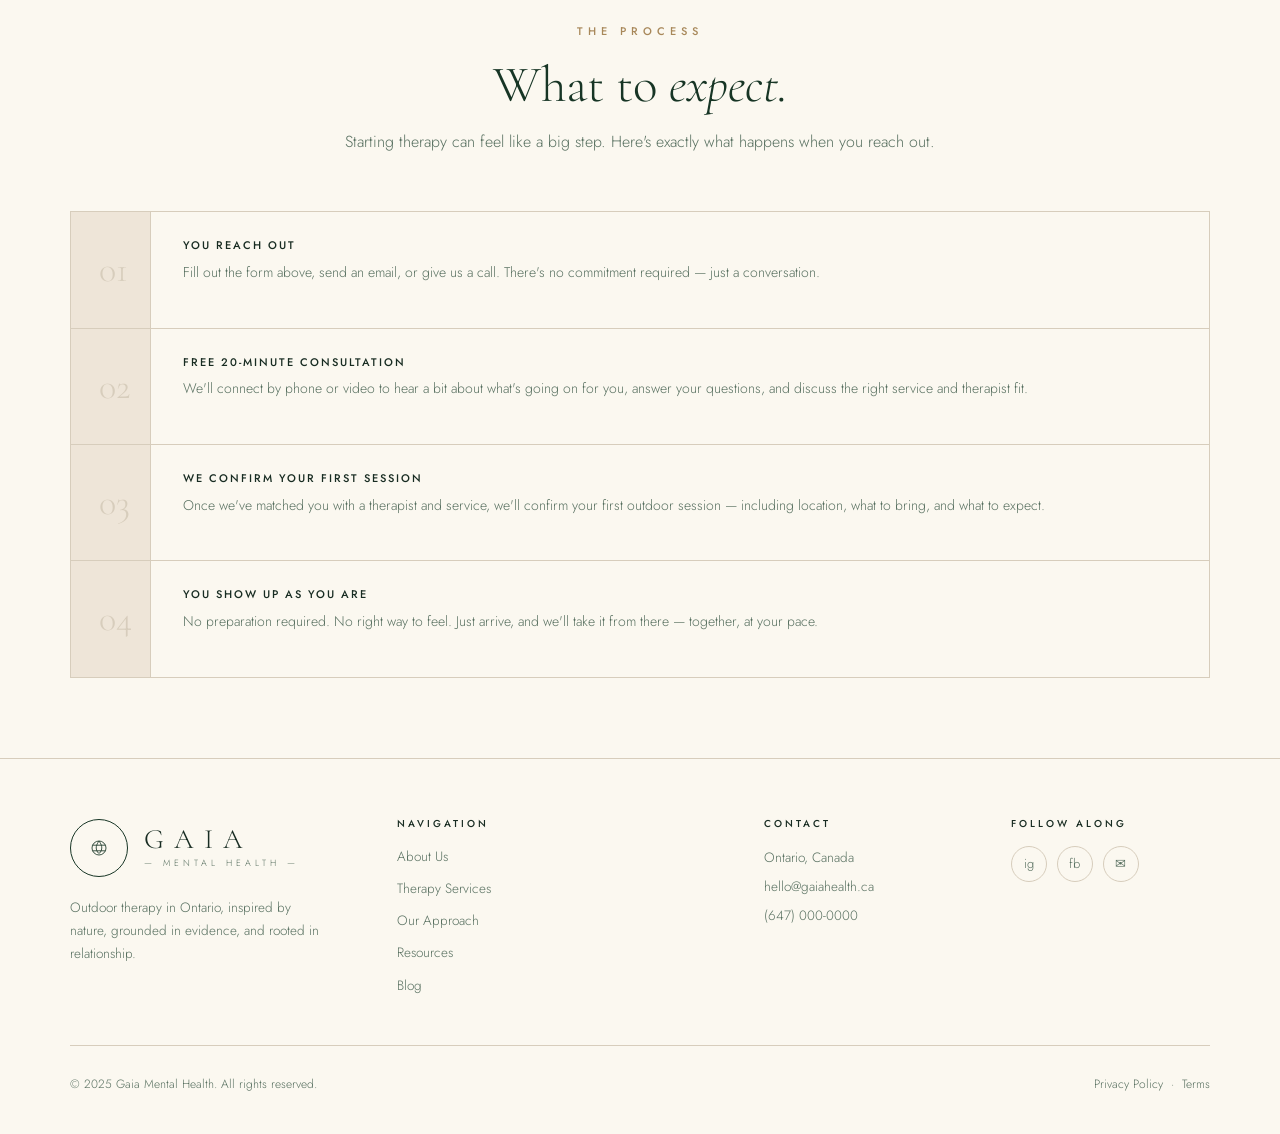
<file: contact.html>
<!DOCTYPE html>
<html lang="en">
<head>
<meta charset="UTF-8">
<meta name="viewport" content="width=device-width, initial-scale=1.0">
<title>Contact &amp; Book — Gaia Mental Health</title>
<link rel="preconnect" href="https://fonts.googleapis.com">
<link rel="preconnect" href="https://fonts.gstatic.com" crossorigin>
<link href="https://fonts.googleapis.com/css2?family=Cormorant+Garamond:ital,wght@0,300;0,400;0,500;1,300;1,400&family=Jost:wght@300;400;500;600&display=swap" rel="stylesheet">
<link rel="stylesheet" href="styles.css">
<style>
.reveal { opacity: 0; transform: translateY(20px); transition: opacity .7s var(--ease), transform .7s var(--ease); }
.reveal.visible { opacity: 1; transform: none; }
.reveal-d1 { transition-delay: .12s; }

/* Contact layout */
.contact-layout {
  display: grid;
  grid-template-columns: 1fr 1fr;
  gap: 80px;
  align-items: start;
}

/* Form */
.contact-form { display: grid; gap: 18px; }
.form-row { display: grid; grid-template-columns: 1fr 1fr; gap: 18px; }
.form-group { display: grid; gap: 8px; }
.form-group label {
  font-size: 10px;
  letter-spacing: 2.5px;
  text-transform: uppercase;
  font-weight: 500;
  color: var(--ink);
}
.form-group input,
.form-group select,
.form-group textarea {
  width: 100%;
  padding: 14px 18px;
  border: 1px solid var(--line);
  background: var(--paper);
  font-family: var(--sans);
  font-size: 14px;
  font-weight: 300;
  color: var(--ink);
  outline: none;
  appearance: none;
  transition: border-color .25s;
}
.form-group input:focus,
.form-group select:focus,
.form-group textarea:focus { border-color: var(--green); }
.form-group input::placeholder,
.form-group textarea::placeholder { color: var(--muted); }
.form-group textarea { resize: vertical; min-height: 130px; }
.form-note {
  font-size: 12.5px;
  color: var(--muted);
  line-height: 1.65;
  padding: 16px;
  background: var(--warm);
  border-left: 3px solid var(--gold);
}
.form-success {
  display: none;
  text-align: center;
  padding: 40px;
  background: var(--paper);
  border: 1px solid var(--line);
}
.form-success h3 { font-size: 28px; color: var(--green); margin-bottom: 10px; }
.form-success p { color: var(--muted); }

/* Info sidebar */
.contact-info { padding-top: 8px; }
.info-block { margin-bottom: 40px; }
.info-block h3 {
  font-family: var(--sans);
  font-size: 10px;
  letter-spacing: 3px;
  text-transform: uppercase;
  font-weight: 500;
  color: var(--ink);
  margin-bottom: 14px;
  padding-bottom: 12px;
  border-bottom: 1px solid var(--line);
}
.info-block p { font-size: 14px; color: var(--muted); margin-bottom: 6px; }
.info-block a { color: var(--green); }
.availability-list { display: grid; gap: 8px; }
.avail-row {
  display: flex;
  justify-content: space-between;
  font-size: 13.5px;
  padding: 8px 0;
  border-bottom: 1px solid var(--line);
  color: var(--muted);
}
.avail-row:last-child { border-bottom: none; }
.avail-row strong { color: var(--ink); font-weight: 500; }
.badge {
  font-size: 10px;
  letter-spacing: 1.5px;
  text-transform: uppercase;
  padding: 3px 10px;
  background: var(--green);
  color: #fff;
  font-weight: 500;
}
.badge.na { background: var(--line); color: var(--muted); }

/* What to expect */
.steps-list { display: grid; gap: 0; border: 1px solid var(--line); margin-top: 48px; }
.step {
  display: grid;
  grid-template-columns: 80px 1fr;
  gap: 0;
  border-bottom: 1px solid var(--line);
}
.step:last-child { border-bottom: none; }
.step-num {
  background: var(--warm);
  display: grid;
  place-items: center;
  border-right: 1px solid var(--line);
  font-family: var(--serif);
  font-size: 36px;
  color: var(--line);
  padding: 28px;
}
.step-body { padding: 28px 32px; }
.step-body h4 {
  font-family: var(--sans);
  text-transform: uppercase;
  font-size: 11px;
  letter-spacing: 2px;
  font-weight: 500;
  color: var(--ink);
  margin-bottom: 8px;
}
.step-body p { font-size: 14px; color: var(--muted); }

@media (max-width: 900px) {
  .contact-layout { grid-template-columns: 1fr; gap: 48px; }
  .form-row { grid-template-columns: 1fr; }
  .step { grid-template-columns: 60px 1fr; }
  .step-num { font-size: 28px; padding: 20px; }
}
</style>
</head>
<body>

<header class="header">
  <div class="container nav">
    <a class="logo" href="index.html">
      <div class="logo-mark">
        <svg viewBox="0 0 40 40" fill="none" stroke="#173525" stroke-width="1.2">
          <circle cx="20" cy="20" r="10"/>
          <path d="M20 10C20 10 16 15 16 20C16 25 20 28 20 28"/>
          <path d="M20 10C20 10 24 15 24 20C24 25 20 28 20 28"/>
          <path d="M10.5 16H29.5M10.5 24H29.5"/>
        </svg>
      </div>
      <div class="logo-text"><strong>GAIA</strong><span>— Mental Health —</span></div>
    </a>
    <nav class="menu">
      <a href="about.html">About</a>
      <a href="therapy.html">Therapy</a>
      <a href="index.html#approach">Approach</a>
      <a href="index.html#experiences">Experiences</a>
      <a href="resources.html">Resources</a>
      <a href="blog.html">Blog</a>
      <a href="contact.html" class="active">Contact</a>
      <a class="btn" href="contact.html">Book a Session</a>
    </nav>
  </div>
</header>

<!-- Page Hero -->
<section class="page-hero">
  <div class="container">
    <span class="eyebrow">Get in Touch</span>
    <h1>Let's begin<br><em>together.</em></h1>
    <p>Reach out to book a free 20-minute consultation, ask a question, or learn more about whether outdoor therapy might be right for you.</p>
  </div>
</section>

<!-- Contact section -->
<section class="content-section">
  <div class="container">
    <div class="contact-layout">

      <!-- Form -->
      <div class="reveal">
        <span class="eyebrow">Send a Message</span>
        <h2 style="font-size:clamp(28px,3vw,38px);color:var(--green);margin-bottom:28px;font-weight:300;">We'd love to<br><em>hear from you.</em></h2>

        <div class="form-note" style="margin-bottom:24px">
          All inquiries are responded to within 1–2 business days. Everything you share is confidential.
        </div>

        <form class="contact-form" id="contactForm" onsubmit="handleSubmit(event)">
          <div class="form-row">
            <div class="form-group">
              <label>First Name</label>
              <input type="text" placeholder="Your first name" required>
            </div>
            <div class="form-group">
              <label>Last Name</label>
              <input type="text" placeholder="Your last name" required>
            </div>
          </div>
          <div class="form-group">
            <label>Email Address</label>
            <input type="email" placeholder="your@email.com" required>
          </div>
          <div class="form-group">
            <label>Phone (optional)</label>
            <input type="tel" placeholder="(___) ___-____">
          </div>
          <div class="form-group">
            <label>I'm interested in</label>
            <select>
              <option value="">Select a service...</option>
              <option>Free 20-Min Consultation</option>
              <option>Hike &amp; Talk Therapy</option>
              <option>Canoe Therapy</option>
              <option>Reflection &amp; Growth Sessions</option>
              <option>Group Experiences</option>
              <option>General Inquiry</option>
            </select>
          </div>
          <div class="form-group">
            <label>Tell us a bit about what you're looking for</label>
            <textarea placeholder="Share as much or as little as you'd like..."></textarea>
          </div>
          <div class="form-group">
            <label>How did you hear about us?</label>
            <select>
              <option value="">Please select...</option>
              <option>Google Search</option>
              <option>Social Media</option>
              <option>Friend / Family</option>
              <option>Psychology Today</option>
              <option>Other</option>
            </select>
          </div>
          <button type="submit" class="btn" style="justify-self:start;padding:16px 36px">Send Message</button>
        </form>

        <div class="form-success" id="formSuccess">
          <h3>Thank you for reaching out.</h3>
          <p>We'll be in touch within 1–2 business days to schedule your free consultation. Take good care.</p>
        </div>
      </div>

      <!-- Info -->
      <aside class="contact-info reveal reveal-d1">

        <div class="info-block">
          <h3>Direct Contact</h3>
          <p><a href="mailto:hello@gaiahealth.ca">hello@gaiahealth.ca</a></p>
          <p><a href="tel:16470000000">(647) 000-0000</a></p>
          <p style="margin-top:10px">Ontario, Canada<br>Serving the Greater Toronto Area<br>and surrounding communities</p>
        </div>

        <div class="info-block">
          <h3>Availability</h3>
          <div class="availability-list">
            <div class="avail-row"><strong>Monday – Friday</strong> <span class="badge">Available</span></div>
            <div class="avail-row"><strong>Saturday</strong> <span class="badge">Limited</span></div>
            <div class="avail-row"><strong>Sunday</strong> <span class="badge na">Closed</span></div>
          </div>
          <p style="margin-top:16px;font-size:12.5px">Sessions typically run 50–75 minutes. Outdoor locations are confirmed 48 hours in advance based on weather and client location.</p>
        </div>

        <div class="info-block">
          <h3>Fees &amp; Insurance</h3>
          <p>Individual sessions: <strong style="color:var(--green)">$165–$195</strong></p>
          <p>Group sessions: <strong style="color:var(--green)">$85/person</strong></p>
          <p style="margin-top:12px;font-size:13px">Sliding scale available. Most extended health plans cover registered psychotherapy. Receipts provided after each session.</p>
        </div>

        <div class="info-block">
          <h3>In Crisis?</h3>
          <p>If you are in immediate distress, please reach out to <a href="tel:18334564566"><strong>Crisis Services Canada: 1-833-456-4566</strong></a> or go to your nearest emergency room.</p>
        </div>

      </aside>

    </div>
  </div>
</section>

<!-- What to expect -->
<section class="content-section alt">
  <div class="container">
    <div class="section-title reveal">
      <span class="eyebrow">The Process</span>
      <h2>What to <em>expect.</em></h2>
      <p>Starting therapy can feel like a big step. Here's exactly what happens when you reach out.</p>
    </div>
    <div class="steps-list">
      <div class="step reveal">
        <div class="step-num">01</div>
        <div class="step-body">
          <h4>You reach out</h4>
          <p>Fill out the form above, send an email, or give us a call. There's no commitment required — just a conversation.</p>
        </div>
      </div>
      <div class="step reveal">
        <div class="step-num">02</div>
        <div class="step-body">
          <h4>Free 20-minute consultation</h4>
          <p>We'll connect by phone or video to hear a bit about what's going on for you, answer your questions, and discuss the right service and therapist fit.</p>
        </div>
      </div>
      <div class="step reveal">
        <div class="step-num">03</div>
        <div class="step-body">
          <h4>We confirm your first session</h4>
          <p>Once we've matched you with a therapist and service, we'll confirm your first outdoor session — including location, what to bring, and what to expect.</p>
        </div>
      </div>
      <div class="step reveal">
        <div class="step-num">04</div>
        <div class="step-body">
          <h4>You show up as you are</h4>
          <p>No preparation required. No right way to feel. Just arrive, and we'll take it from there — together, at your pace.</p>
        </div>
      </div>
    </div>
  </div>
</section>

<footer class="footer">
  <div class="container">
    <div class="footer-grid">
      <div class="footer-brand">
        <a class="logo" href="index.html">
          <div class="logo-mark">
            <svg viewBox="0 0 40 40" fill="none" stroke="#173525" stroke-width="1.2">
              <circle cx="20" cy="20" r="10"/>
              <path d="M20 10C20 10 16 15 16 20C16 25 20 28 20 28"/>
              <path d="M20 10C20 10 24 15 24 20C24 25 20 28 20 28"/>
              <path d="M10.5 16H29.5M10.5 24H29.5"/>
            </svg>
          </div>
          <div class="logo-text"><strong>GAIA</strong><span>— Mental Health —</span></div>
        </a>
        <p>Outdoor therapy in Ontario, inspired by nature, grounded in evidence, and rooted in relationship.</p>
      </div>
      <div class="footer-col">
        <h4>Navigation</h4>
        <div class="footer-links">
          <a href="about.html">About Us</a>
          <a href="therapy.html">Therapy Services</a>
          <a href="index.html#approach">Our Approach</a>
          <a href="resources.html">Resources</a>
          <a href="blog.html">Blog</a>
        </div>
      </div>
      <div class="footer-col footer-contact">
        <h4>Contact</h4>
        <p>Ontario, Canada</p>
        <p>hello@gaiahealth.ca</p>
        <p>(647) 000-0000</p>
      </div>
      <div class="footer-col">
        <h4>Follow Along</h4>
        <div class="social">
          <a href="#" aria-label="Instagram">ig</a>
          <a href="#" aria-label="Facebook">fb</a>
          <a href="#" aria-label="Email">✉</a>
        </div>
      </div>
    </div>
    <div class="footer-bottom">
      <p>&copy; 2025 Gaia Mental Health. All rights reserved.</p>
      <p><a href="#">Privacy Policy</a> &nbsp;·&nbsp; <a href="#">Terms</a></p>
    </div>
  </div>
</footer>

<script src="scripts.js"></script>
<script>
function handleSubmit(e) {
  e.preventDefault();
  document.getElementById('contactForm').style.display = 'none';
  document.getElementById('formSuccess').style.display = 'block';
}
</script>
</body>
</html>
</file>
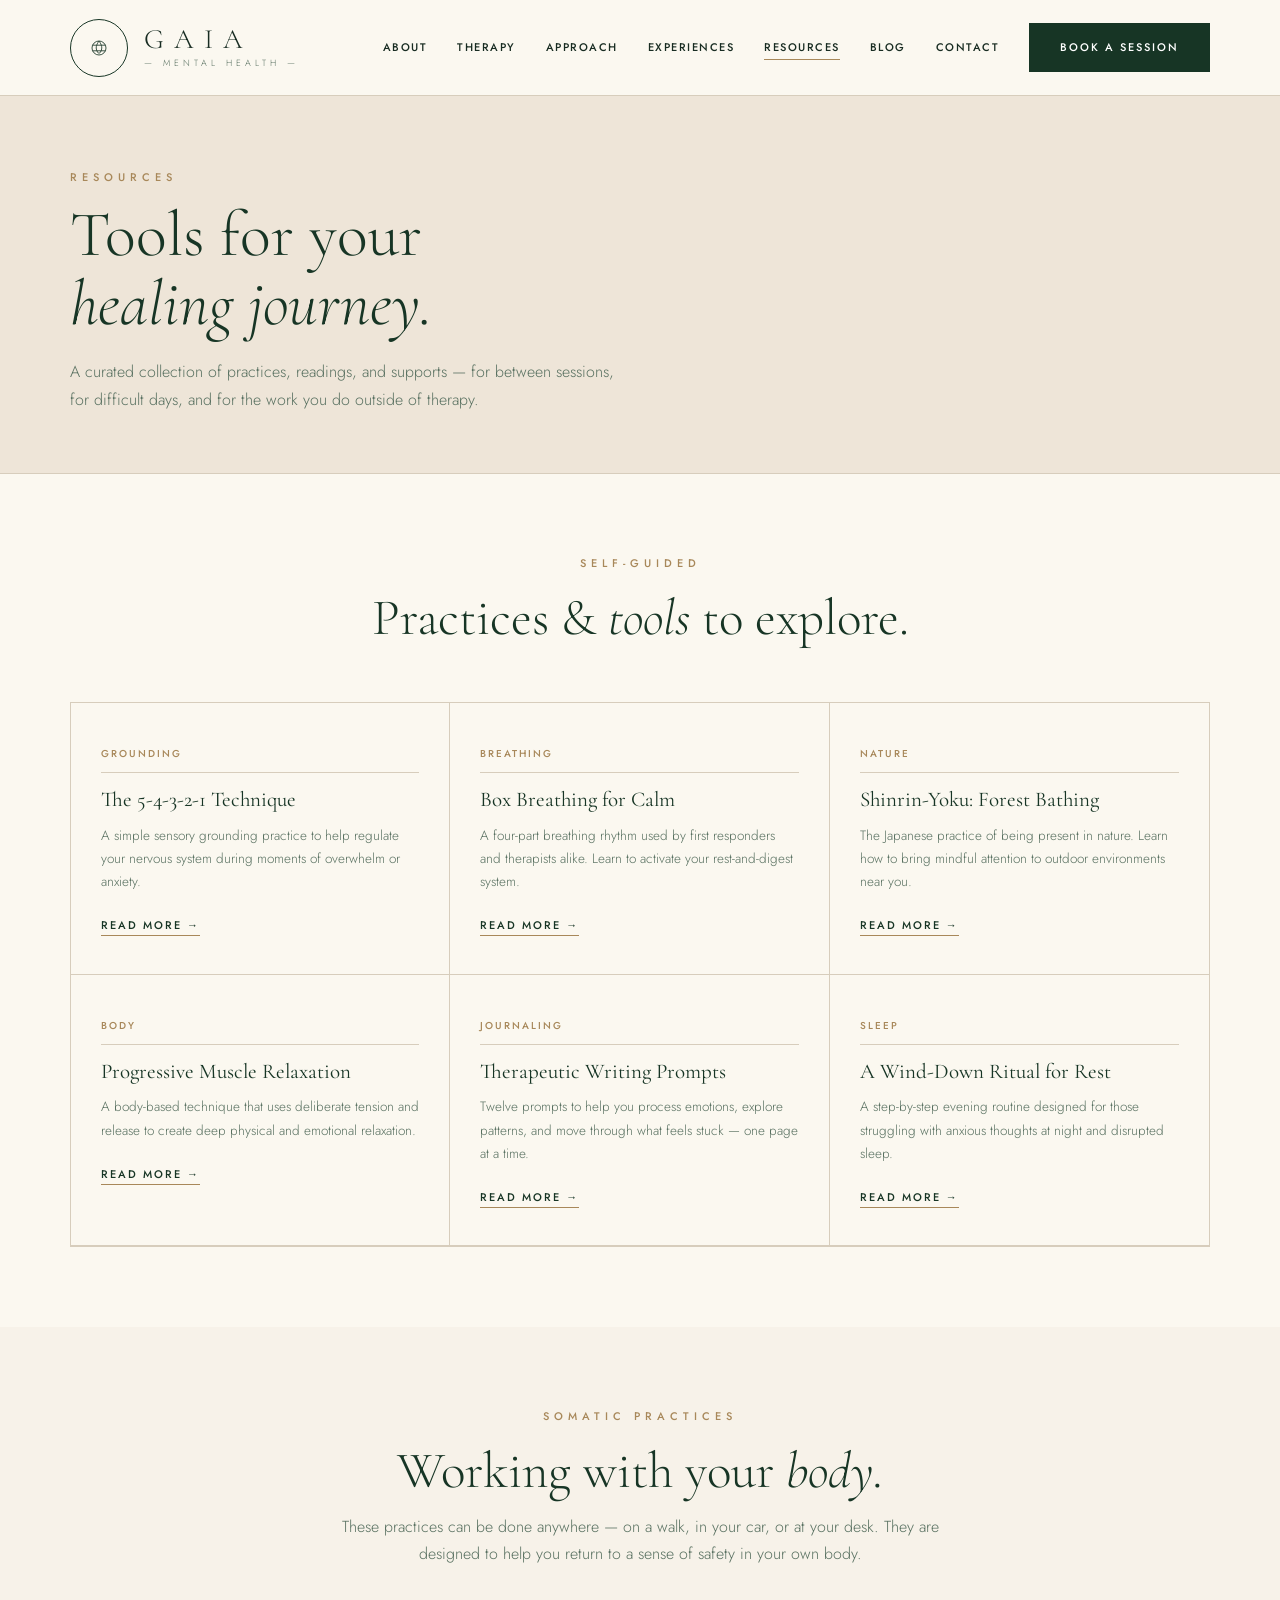
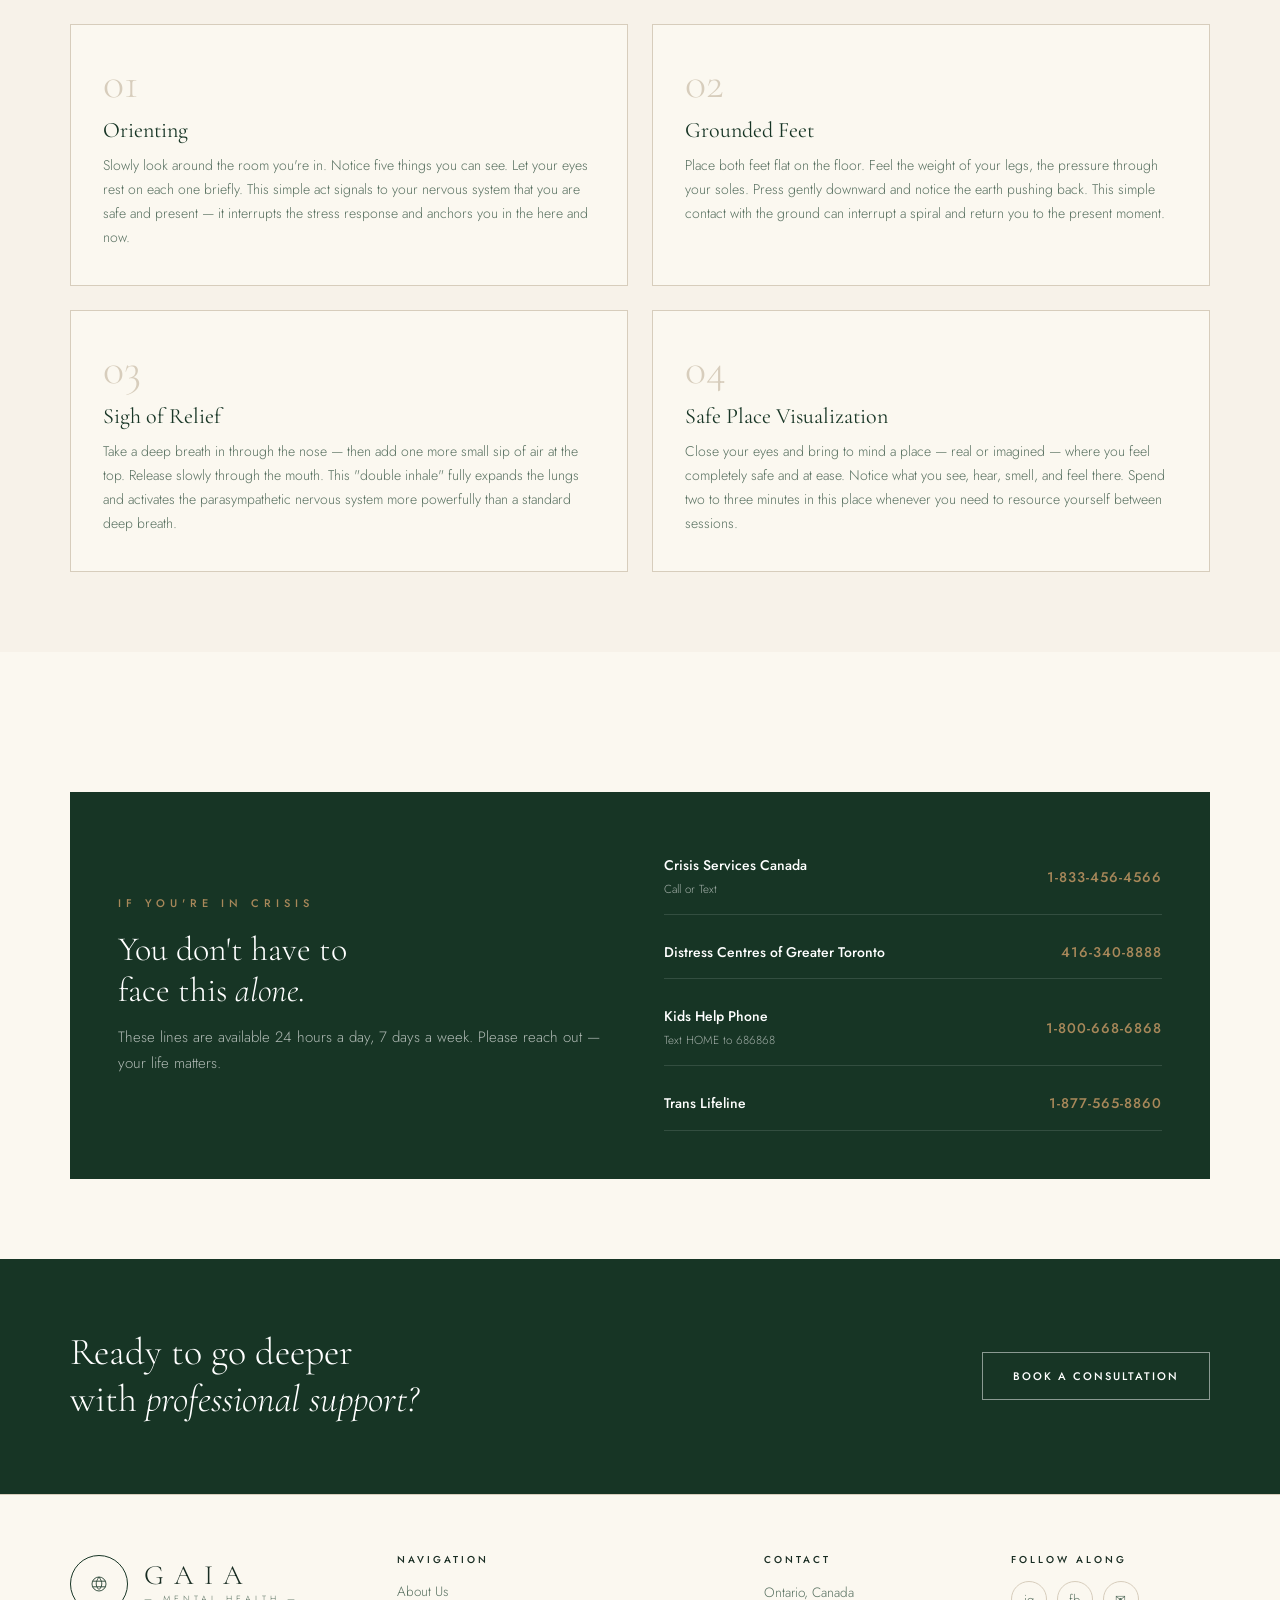
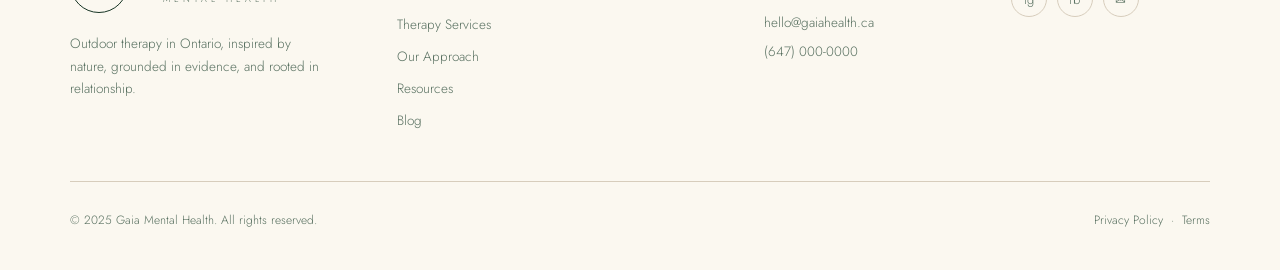
<file: resources.html>
<!DOCTYPE html>
<html lang="en">
<head>
<meta charset="UTF-8">
<meta name="viewport" content="width=device-width, initial-scale=1.0">
<title>Resources — Gaia Mental Health</title>
<link rel="preconnect" href="https://fonts.googleapis.com">
<link rel="preconnect" href="https://fonts.gstatic.com" crossorigin>
<link href="https://fonts.googleapis.com/css2?family=Cormorant+Garamond:ital,wght@0,300;0,400;0,500;1,300;1,400&family=Jost:wght@300;400;500;600&display=swap" rel="stylesheet">
<link rel="stylesheet" href="styles.css">
<style>
.reveal { opacity: 0; transform: translateY(20px); transition: opacity .7s var(--ease), transform .7s var(--ease); }
.reveal.visible { opacity: 1; transform: none; }
.reveal-d1 { transition-delay: .12s; }
.reveal-d2 { transition-delay: .24s; }
.reveal-d3 { transition-delay: .36s; }

/* Resource grid */
.resource-grid {
  display: grid;
  grid-template-columns: repeat(3, 1fr);
  gap: 0;
  border: 1px solid var(--line);
}
.resource-card {
  padding: 36px 30px;
  border-right: 1px solid var(--line);
  border-bottom: 1px solid var(--line);
  transition: background .3s;
}
.resource-card:hover { background: var(--warm); }
.resource-card:nth-child(3n) { border-right: none; }
.resource-tag {
  display: inline-block;
  font-size: 10px;
  letter-spacing: 2px;
  text-transform: uppercase;
  color: var(--gold);
  font-weight: 500;
  margin-bottom: 14px;
  border-bottom: 1px solid var(--line);
  padding-bottom: 10px;
  width: 100%;
}
.resource-card h3 {
  font-family: var(--serif);
  font-size: 21px;
  color: var(--green);
  margin-bottom: 10px;
  font-weight: 400;
  line-height: 1.25;
}
.resource-card p { font-size: 13.5px; color: var(--muted); margin-bottom: 18px; }
.resource-link {
  font-size: 11px;
  letter-spacing: 2px;
  text-transform: uppercase;
  font-weight: 500;
  color: var(--green);
  border-bottom: 1px solid var(--gold);
  padding-bottom: 2px;
}

/* Crisis box */
.crisis-box {
  background: var(--green);
  color: #fff;
  padding: 48px;
  margin-top: 60px;
  display: grid;
  grid-template-columns: 1fr 1fr;
  gap: 48px;
  align-items: center;
}
.crisis-box h2 {
  font-size: clamp(24px, 3vw, 34px);
  font-weight: 300;
  line-height: 1.2;
}
.crisis-box h2 em { font-style: italic; }
.crisis-lines { display: grid; gap: 12px; }
.crisis-line {
  display: flex;
  justify-content: space-between;
  align-items: center;
  padding: 14px 0;
  border-bottom: 1px solid rgba(255,255,255,.12);
  font-size: 14px;
}
.crisis-line strong { font-weight: 500; }
.crisis-line a { color: var(--gold); font-weight: 500; letter-spacing: 1px; }

/* Practices grid */
.practices-grid {
  display: grid;
  grid-template-columns: repeat(2, 1fr);
  gap: 24px;
  margin-top: 48px;
}
.practice-card {
  padding: 36px 32px;
  background: var(--paper);
  border: 1px solid var(--line);
}
.practice-num {
  font-family: var(--serif);
  font-size: 44px;
  color: var(--line);
  line-height: 1;
  margin-bottom: 14px;
}
.practice-card h3 {
  font-family: var(--serif);
  font-size: 22px;
  color: var(--green);
  margin-bottom: 10px;
}
.practice-card p { font-size: 14px; color: var(--muted); line-height: 1.72; }

@media (max-width: 900px) {
  .resource-grid { grid-template-columns: 1fr 1fr; }
  .resource-card:nth-child(3n) { border-right: 1px solid var(--line); }
  .resource-card:nth-child(2n) { border-right: none; }
  .crisis-box { grid-template-columns: 1fr; gap: 28px; }
  .practices-grid { grid-template-columns: 1fr; }
}
@media (max-width: 600px) {
  .resource-grid { grid-template-columns: 1fr; }
  .resource-card { border-right: none; }
  .crisis-box { padding: 32px 24px; }
}
</style>
</head>
<body>

<header class="header">
  <div class="container nav">
    <a class="logo" href="index.html">
      <div class="logo-mark">
        <svg viewBox="0 0 40 40" fill="none" stroke="#173525" stroke-width="1.2">
          <circle cx="20" cy="20" r="10"/>
          <path d="M20 10C20 10 16 15 16 20C16 25 20 28 20 28"/>
          <path d="M20 10C20 10 24 15 24 20C24 25 20 28 20 28"/>
          <path d="M10.5 16H29.5M10.5 24H29.5"/>
        </svg>
      </div>
      <div class="logo-text"><strong>GAIA</strong><span>— Mental Health —</span></div>
    </a>
    <nav class="menu">
      <a href="about.html">About</a>
      <a href="therapy.html">Therapy</a>
      <a href="index.html#approach">Approach</a>
      <a href="index.html#experiences">Experiences</a>
      <a href="resources.html" class="active">Resources</a>
      <a href="blog.html">Blog</a>
      <a href="contact.html">Contact</a>
      <a class="btn" href="contact.html">Book a Session</a>
    </nav>
  </div>
</header>

<!-- Page Hero -->
<section class="page-hero">
  <div class="container">
    <span class="eyebrow">Resources</span>
    <h1>Tools for your<br><em>healing journey.</em></h1>
    <p>A curated collection of practices, readings, and supports — for between sessions, for difficult days, and for the work you do outside of therapy.</p>
  </div>
</section>

<!-- Resource Cards -->
<section class="content-section alt">
  <div class="container">
    <div class="section-title reveal">
      <span class="eyebrow">Self-Guided</span>
      <h2>Practices &amp; <em>tools</em> to explore.</h2>
    </div>
    <div class="resource-grid">

      <div class="resource-card reveal">
        <div class="resource-tag">Grounding</div>
        <h3>The 5-4-3-2-1 Technique</h3>
        <p>A simple sensory grounding practice to help regulate your nervous system during moments of overwhelm or anxiety.</p>
        <a class="resource-link" href="#">Read More →</a>
      </div>

      <div class="resource-card reveal reveal-d1">
        <div class="resource-tag">Breathing</div>
        <h3>Box Breathing for Calm</h3>
        <p>A four-part breathing rhythm used by first responders and therapists alike. Learn to activate your rest-and-digest system.</p>
        <a class="resource-link" href="#">Read More →</a>
      </div>

      <div class="resource-card reveal reveal-d2">
        <div class="resource-tag">Nature</div>
        <h3>Shinrin-Yoku: Forest Bathing</h3>
        <p>The Japanese practice of being present in nature. Learn how to bring mindful attention to outdoor environments near you.</p>
        <a class="resource-link" href="#">Read More →</a>
      </div>

      <div class="resource-card reveal">
        <div class="resource-tag">Body</div>
        <h3>Progressive Muscle Relaxation</h3>
        <p>A body-based technique that uses deliberate tension and release to create deep physical and emotional relaxation.</p>
        <a class="resource-link" href="#">Read More →</a>
      </div>

      <div class="resource-card reveal reveal-d1">
        <div class="resource-tag">Journaling</div>
        <h3>Therapeutic Writing Prompts</h3>
        <p>Twelve prompts to help you process emotions, explore patterns, and move through what feels stuck — one page at a time.</p>
        <a class="resource-link" href="#">Read More →</a>
      </div>

      <div class="resource-card reveal reveal-d2">
        <div class="resource-tag">Sleep</div>
        <h3>A Wind-Down Ritual for Rest</h3>
        <p>A step-by-step evening routine designed for those struggling with anxious thoughts at night and disrupted sleep.</p>
        <a class="resource-link" href="#">Read More →</a>
      </div>

    </div>
  </div>
</section>

<!-- Practices -->
<section class="content-section">
  <div class="container">
    <div class="section-title reveal">
      <span class="eyebrow">Somatic Practices</span>
      <h2>Working with your <em>body.</em></h2>
      <p>These practices can be done anywhere — on a walk, in your car, or at your desk. They are designed to help you return to a sense of safety in your own body.</p>
    </div>
    <div class="practices-grid">
      <div class="practice-card reveal">
        <div class="practice-num">01</div>
        <h3>Orienting</h3>
        <p>Slowly look around the room you're in. Notice five things you can see. Let your eyes rest on each one briefly. This simple act signals to your nervous system that you are safe and present — it interrupts the stress response and anchors you in the here and now.</p>
      </div>
      <div class="practice-card reveal reveal-d1">
        <div class="practice-num">02</div>
        <h3>Grounded Feet</h3>
        <p>Place both feet flat on the floor. Feel the weight of your legs, the pressure through your soles. Press gently downward and notice the earth pushing back. This simple contact with the ground can interrupt a spiral and return you to the present moment.</p>
      </div>
      <div class="practice-card reveal">
        <div class="practice-num">03</div>
        <h3>Sigh of Relief</h3>
        <p>Take a deep breath in through the nose — then add one more small sip of air at the top. Release slowly through the mouth. This "double inhale" fully expands the lungs and activates the parasympathetic nervous system more powerfully than a standard deep breath.</p>
      </div>
      <div class="practice-card reveal reveal-d1">
        <div class="practice-num">04</div>
        <h3>Safe Place Visualization</h3>
        <p>Close your eyes and bring to mind a place — real or imagined — where you feel completely safe and at ease. Notice what you see, hear, smell, and feel there. Spend two to three minutes in this place whenever you need to resource yourself between sessions.</p>
      </div>
    </div>
  </div>
</section>

<!-- Crisis resources -->
<section class="content-section alt">
  <div class="container reveal">
    <div class="crisis-box">
      <div>
        <span class="eyebrow" style="color:var(--gold)">If You're in Crisis</span>
        <h2>You don't have to<br>face this <em>alone.</em></h2>
        <p style="color:rgba(255,255,255,.65);font-size:15px;margin-top:14px">These lines are available 24 hours a day, 7 days a week. Please reach out — your life matters.</p>
      </div>
      <div class="crisis-lines">
        <div class="crisis-line">
          <span><strong>Crisis Services Canada</strong><br><small style="opacity:.6">Call or Text</small></span>
          <a href="tel:18334564566">1-833-456-4566</a>
        </div>
        <div class="crisis-line">
          <span><strong>Distress Centres of Greater Toronto</strong></span>
          <a href="tel:4163408888">416-340-8888</a>
        </div>
        <div class="crisis-line">
          <span><strong>Kids Help Phone</strong><br><small style="opacity:.6">Text HOME to 686868</small></span>
          <a href="tel:18006686868">1-800-668-6868</a>
        </div>
        <div class="crisis-line">
          <span><strong>Trans Lifeline</strong></span>
          <a href="tel:18775658860">1-877-565-8860</a>
        </div>
      </div>
    </div>
  </div>
</section>

<!-- CTA -->
<section class="cta">
  <div class="container">
    <h2>Ready to go deeper<br>with <em>professional support?</em></h2>
    <a class="btn outline" href="contact.html">Book a Consultation</a>
  </div>
</section>

<footer class="footer">
  <div class="container">
    <div class="footer-grid">
      <div class="footer-brand">
        <a class="logo" href="index.html">
          <div class="logo-mark">
            <svg viewBox="0 0 40 40" fill="none" stroke="#173525" stroke-width="1.2">
              <circle cx="20" cy="20" r="10"/>
              <path d="M20 10C20 10 16 15 16 20C16 25 20 28 20 28"/>
              <path d="M20 10C20 10 24 15 24 20C24 25 20 28 20 28"/>
              <path d="M10.5 16H29.5M10.5 24H29.5"/>
            </svg>
          </div>
          <div class="logo-text"><strong>GAIA</strong><span>— Mental Health —</span></div>
        </a>
        <p>Outdoor therapy in Ontario, inspired by nature, grounded in evidence, and rooted in relationship.</p>
      </div>
      <div class="footer-col">
        <h4>Navigation</h4>
        <div class="footer-links">
          <a href="about.html">About Us</a>
          <a href="therapy.html">Therapy Services</a>
          <a href="index.html#approach">Our Approach</a>
          <a href="resources.html">Resources</a>
          <a href="blog.html">Blog</a>
        </div>
      </div>
      <div class="footer-col footer-contact">
        <h4>Contact</h4>
        <p>Ontario, Canada</p>
        <p>hello@gaiahealth.ca</p>
        <p>(647) 000-0000</p>
      </div>
      <div class="footer-col">
        <h4>Follow Along</h4>
        <div class="social">
          <a href="#" aria-label="Instagram">ig</a>
          <a href="#" aria-label="Facebook">fb</a>
          <a href="#" aria-label="Email">✉</a>
        </div>
      </div>
    </div>
    <div class="footer-bottom">
      <p>&copy; 2025 Gaia Mental Health. All rights reserved.</p>
      <p><a href="#">Privacy Policy</a> &nbsp;·&nbsp; <a href="#">Terms</a></p>
    </div>
  </div>
</footer>

<script src="scripts.js"></script>
</body>
</html>
</file>
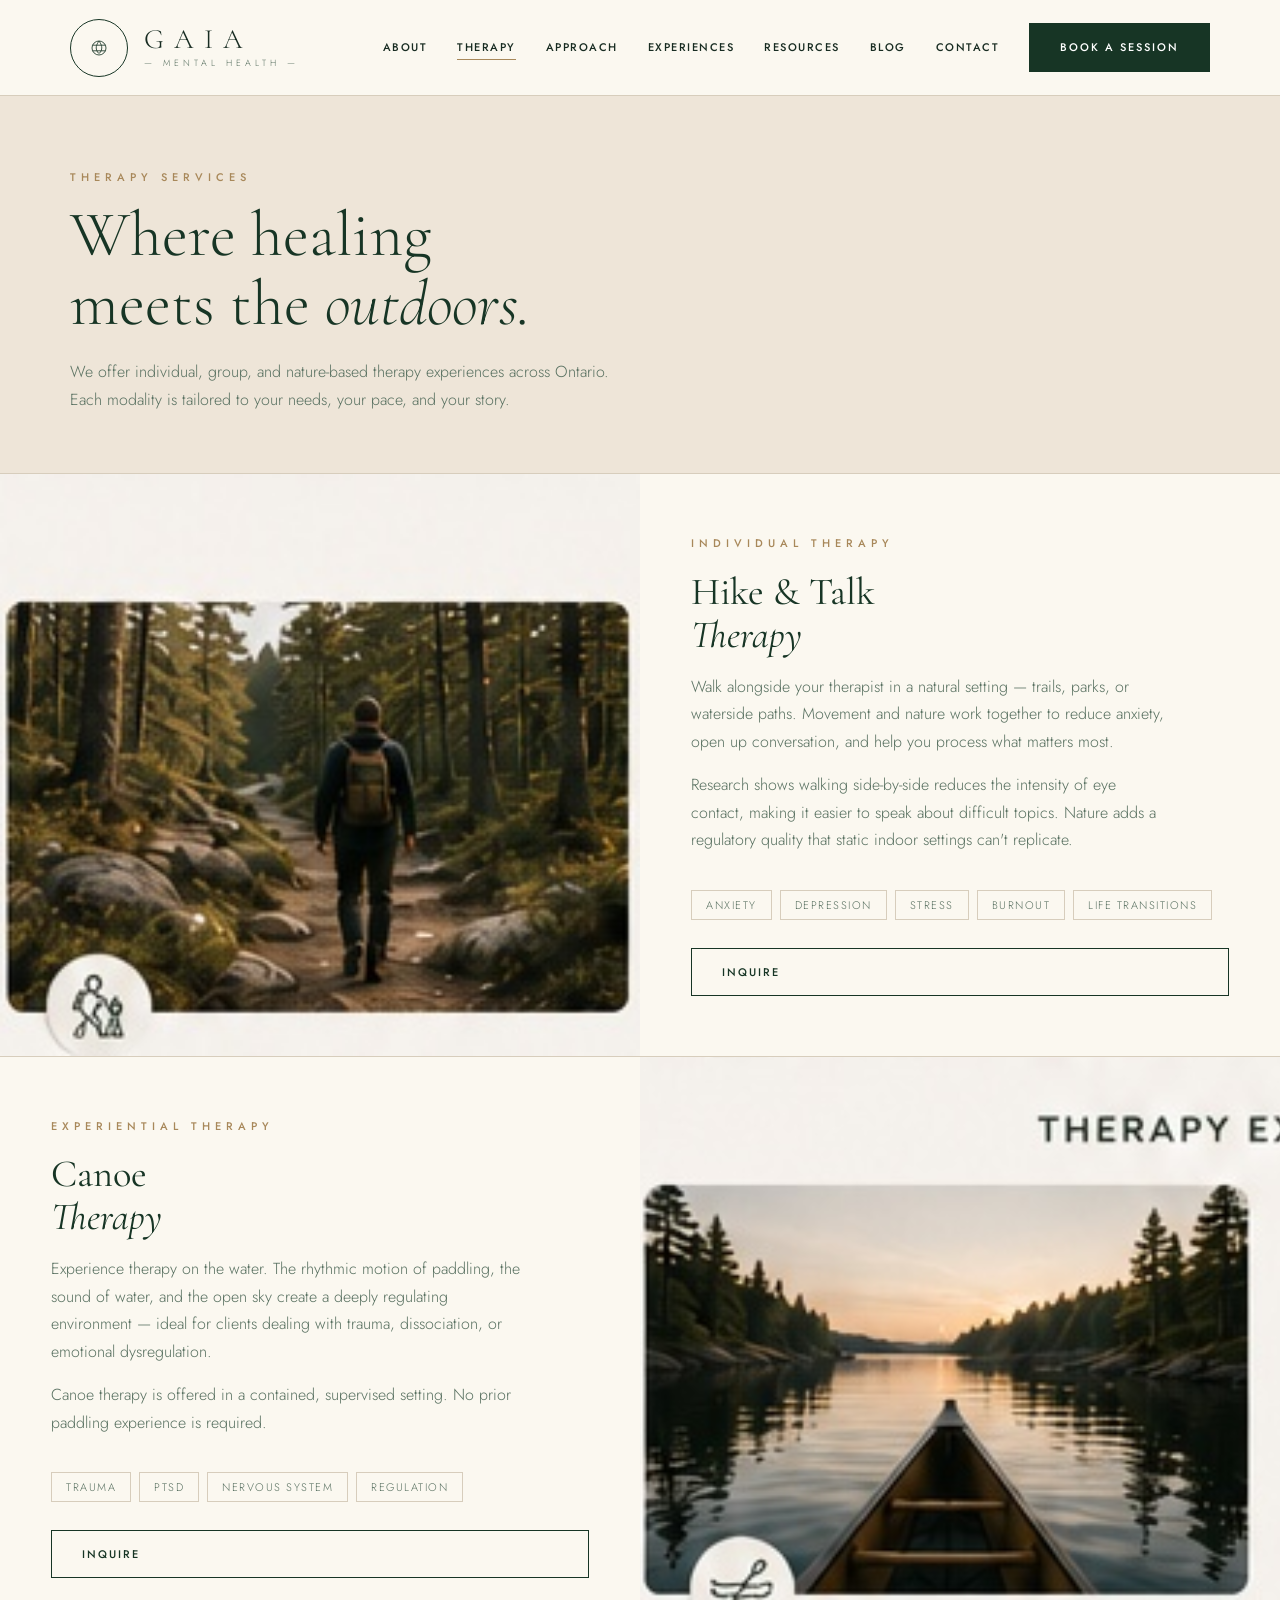
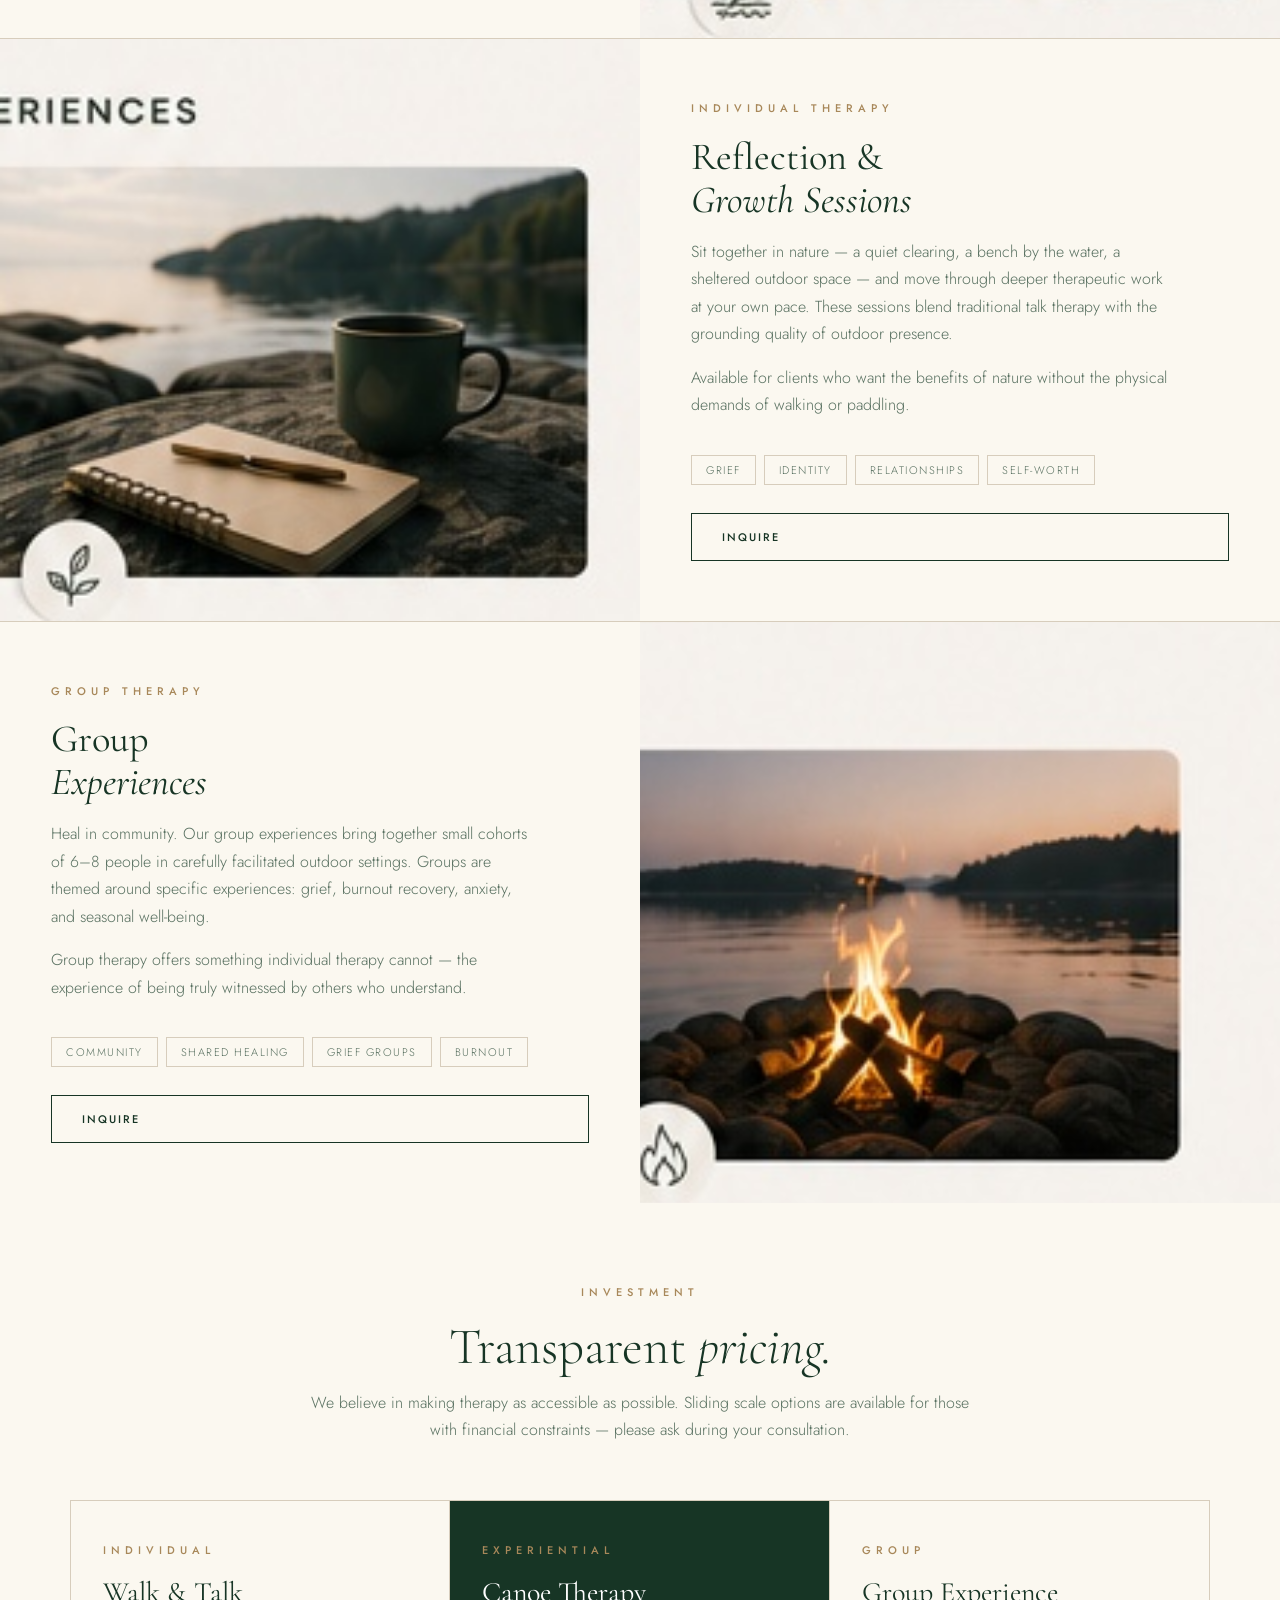
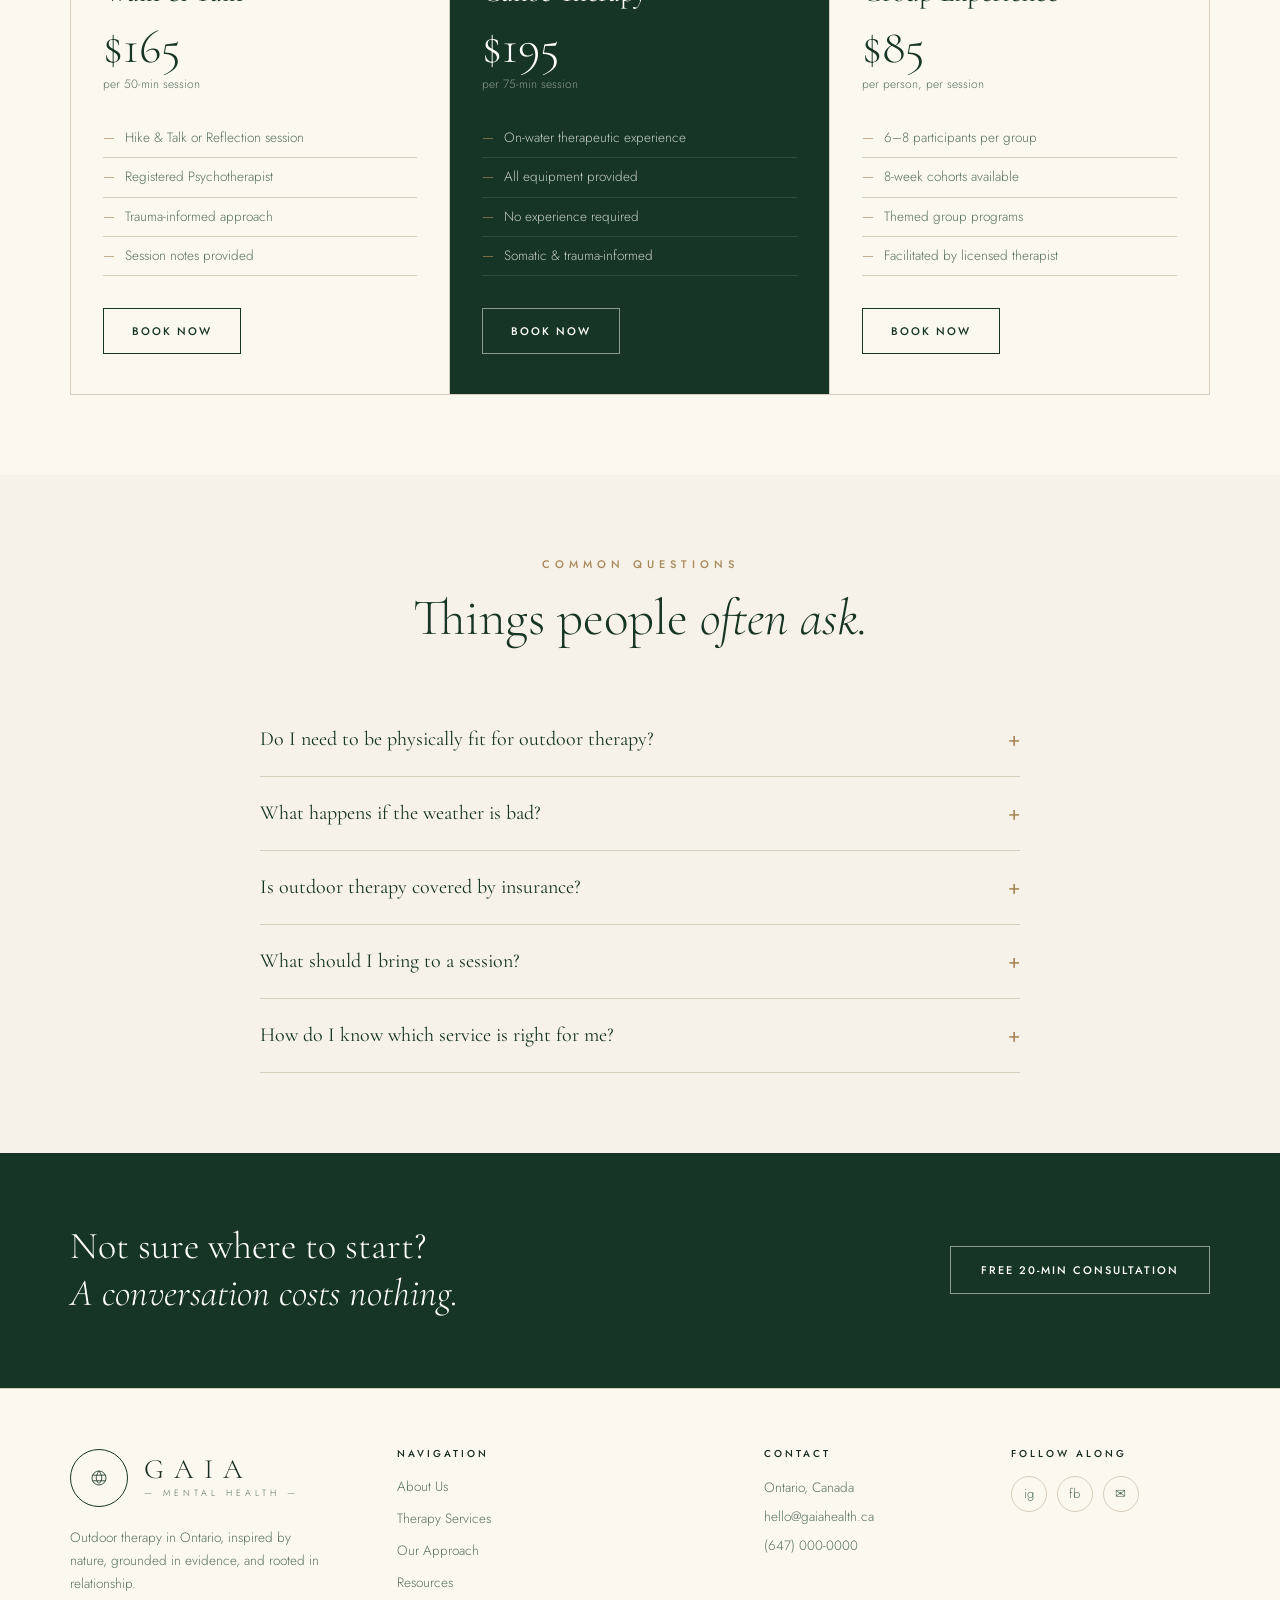
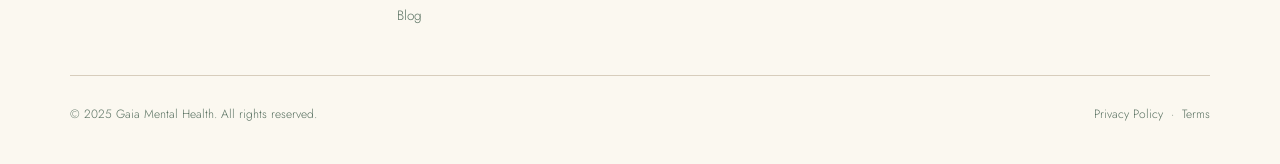
<file: therapy.html>
<!DOCTYPE html>
<html lang="en">
<head>
<meta charset="UTF-8">
<meta name="viewport" content="width=device-width, initial-scale=1.0">
<title>Therapy Services — Gaia Mental Health</title>
<link rel="preconnect" href="https://fonts.googleapis.com">
<link rel="preconnect" href="https://fonts.gstatic.com" crossorigin>
<link href="https://fonts.googleapis.com/css2?family=Cormorant+Garamond:ital,wght@0,300;0,400;0,500;1,300;1,400&family=Jost:wght@300;400;500;600&display=swap" rel="stylesheet">
<link rel="stylesheet" href="styles.css">
<style>
.reveal { opacity: 0; transform: translateY(20px); transition: opacity .7s var(--ease), transform .7s var(--ease); }
.reveal.visible { opacity: 1; transform: none; }
.reveal-d1 { transition-delay: .12s; }
.reveal-d2 { transition-delay: .24s; }
.reveal-d3 { transition-delay: .36s; }

/* Service rows */
.service-row {
  display: grid;
  grid-template-columns: 1fr 1fr;
  border-bottom: 1px solid var(--line);
}
.service-row:last-child { border-bottom: none; }
.service-row.flipped .service-img { order: 2; }
.service-row.flipped .service-body { order: 1; }
.service-img {
  min-height: 420px;
  background-size: cover;
  background-position: center;
}
.service-body {
  padding: 60px 8%;
  display: flex;
  flex-direction: column;
  justify-content: center;
  background: var(--paper);
}
.service-body h2 {
  font-size: clamp(28px, 3vw, 40px);
  color: var(--green);
  margin-bottom: 16px;
  line-height: 1.12;
}
.service-body h2 em { font-style: italic; }
.service-body p { color: var(--muted); margin-bottom: 16px; max-width: 480px; }
.tag-row { display: flex; gap: 8px; flex-wrap: wrap; margin: 20px 0 28px; }
.tag {
  padding: 5px 14px;
  border: 1px solid var(--line);
  font-size: 11px;
  letter-spacing: 1.5px;
  text-transform: uppercase;
  color: var(--muted);
}

/* Pricing */
.pricing-grid {
  display: grid;
  grid-template-columns: repeat(3, 1fr);
  gap: 0;
  border: 1px solid var(--line);
  margin-top: 48px;
}
.pricing-card {
  padding: 40px 32px;
  border-right: 1px solid var(--line);
  position: relative;
}
.pricing-card:last-child { border-right: none; }
.pricing-card.featured {
  background: var(--green);
  color: #fff;
}
.pricing-card.featured .eyebrow { color: var(--gold); }
.pricing-card.featured p { color: rgba(255,255,255,.7); }
.pricing-card h3 {
  font-family: var(--serif);
  font-size: 28px;
  font-weight: 400;
  color: var(--green);
  margin-bottom: 8px;
}
.pricing-card.featured h3 { color: #fff; }
.price {
  font-family: var(--serif);
  font-size: 48px;
  color: var(--green);
  line-height: 1;
  margin: 16px 0 4px;
}
.pricing-card.featured .price { color: #fff; }
.price-note { font-size: 12px; color: var(--muted); margin-bottom: 24px; }
.pricing-card.featured .price-note { color: rgba(255,255,255,.5); }
.pricing-list { list-style: none; margin-bottom: 32px; }
.pricing-list li {
  font-size: 13.5px;
  color: var(--muted);
  padding: 8px 0;
  border-bottom: 1px solid var(--line);
  display: flex;
  gap: 10px;
}
.pricing-card.featured .pricing-list li { color: rgba(255,255,255,.75); border-color: rgba(255,255,255,.1); }
.pricing-list li::before { content: '—'; color: var(--gold); }
.btn-pricing {
  display: inline-block;
  padding: 13px 28px;
  border: 1px solid var(--green);
  font-size: 11px;
  letter-spacing: 2px;
  text-transform: uppercase;
  font-weight: 500;
  color: var(--green);
  transition: background .3s, color .3s;
}
.btn-pricing:hover { background: var(--green); color: #fff; }
.pricing-card.featured .btn-pricing { border-color: rgba(255,255,255,.5); color: #fff; }
.pricing-card.featured .btn-pricing:hover { background: rgba(255,255,255,.1); }

/* FAQ */
.faq-list { max-width: 760px; margin: 48px auto 0; }
.faq-item {
  border-bottom: 1px solid var(--line);
}
.faq-question {
  width: 100%;
  background: none;
  border: none;
  text-align: left;
  padding: 22px 0;
  font-family: var(--serif);
  font-size: 20px;
  color: var(--green);
  cursor: pointer;
  display: flex;
  justify-content: space-between;
  align-items: center;
  gap: 20px;
}
.faq-question span { font-family: var(--sans); font-size: 20px; color: var(--gold); flex-shrink: 0; transition: transform .3s; }
.faq-question.open span { transform: rotate(45deg); }
.faq-answer {
  max-height: 0;
  overflow: hidden;
  transition: max-height .4s var(--ease);
}
.faq-answer p {
  font-size: 15px;
  color: var(--muted);
  padding-bottom: 22px;
  line-height: 1.75;
}

@media (max-width: 900px) {
  .service-row { grid-template-columns: 1fr; }
  .service-row.flipped .service-img { order: 0; }
  .service-row.flipped .service-body { order: 0; }
  .service-img { min-height: 280px; }
  .pricing-grid { grid-template-columns: 1fr; }
  .pricing-card { border-right: none; border-bottom: 1px solid var(--line); }
}
</style>
</head>
<body>

<header class="header">
  <div class="container nav">
    <a class="logo" href="index.html">
      <div class="logo-mark">
        <svg viewBox="0 0 40 40" fill="none" stroke="#173525" stroke-width="1.2">
          <circle cx="20" cy="20" r="10"/>
          <path d="M20 10C20 10 16 15 16 20C16 25 20 28 20 28"/>
          <path d="M20 10C20 10 24 15 24 20C24 25 20 28 20 28"/>
          <path d="M10.5 16H29.5M10.5 24H29.5"/>
        </svg>
      </div>
      <div class="logo-text"><strong>GAIA</strong><span>— Mental Health —</span></div>
    </a>
    <nav class="menu">
      <a href="about.html">About</a>
      <a href="therapy.html" class="active">Therapy</a>
      <a href="index.html#approach">Approach</a>
      <a href="index.html#experiences">Experiences</a>
      <a href="resources.html">Resources</a>
      <a href="blog.html">Blog</a>
      <a href="contact.html">Contact</a>
      <a class="btn" href="contact.html">Book a Session</a>
    </nav>
  </div>
</header>

<!-- Page Hero -->
<section class="page-hero">
  <div class="container">
    <span class="eyebrow">Therapy Services</span>
    <h1>Where healing<br>meets the <em>outdoors.</em></h1>
    <p>We offer individual, group, and nature-based therapy experiences across Ontario. Each modality is tailored to your needs, your pace, and your story.</p>
  </div>
</section>

<!-- Service Rows -->
<div>

  <div class="service-row reveal">
    <div class="service-img" style="background-image: url('hike_talk.jpg')"></div>
    <div class="service-body">
      <span class="eyebrow">Individual Therapy</span>
      <h2>Hike &amp; Talk<br><em>Therapy</em></h2>
      <p>Walk alongside your therapist in a natural setting — trails, parks, or waterside paths. Movement and nature work together to reduce anxiety, open up conversation, and help you process what matters most.</p>
      <p>Research shows walking side-by-side reduces the intensity of eye contact, making it easier to speak about difficult topics. Nature adds a regulatory quality that static indoor settings can't replicate.</p>
      <div class="tag-row">
        <span class="tag">Anxiety</span>
        <span class="tag">Depression</span>
        <span class="tag">Stress</span>
        <span class="tag">Burnout</span>
        <span class="tag">Life Transitions</span>
      </div>
      <a class="btn ghost" href="contact.html">Inquire</a>
    </div>
  </div>

  <div class="service-row flipped reveal">
    <div class="service-img" style="background-image: url('canoe_therapy.jpg')"></div>
    <div class="service-body">
      <span class="eyebrow">Experiential Therapy</span>
      <h2>Canoe<br><em>Therapy</em></h2>
      <p>Experience therapy on the water. The rhythmic motion of paddling, the sound of water, and the open sky create a deeply regulating environment — ideal for clients dealing with trauma, dissociation, or emotional dysregulation.</p>
      <p>Canoe therapy is offered in a contained, supervised setting. No prior paddling experience is required.</p>
      <div class="tag-row">
        <span class="tag">Trauma</span>
        <span class="tag">PTSD</span>
        <span class="tag">Nervous System</span>
        <span class="tag">Regulation</span>
      </div>
      <a class="btn ghost" href="contact.html">Inquire</a>
    </div>
  </div>

  <div class="service-row reveal">
    <div class="service-img" style="background-image: url('reflection_growth.jpg')"></div>
    <div class="service-body">
      <span class="eyebrow">Individual Therapy</span>
      <h2>Reflection &amp;<br><em>Growth Sessions</em></h2>
      <p>Sit together in nature — a quiet clearing, a bench by the water, a sheltered outdoor space — and move through deeper therapeutic work at your own pace. These sessions blend traditional talk therapy with the grounding quality of outdoor presence.</p>
      <p>Available for clients who want the benefits of nature without the physical demands of walking or paddling.</p>
      <div class="tag-row">
        <span class="tag">Grief</span>
        <span class="tag">Identity</span>
        <span class="tag">Relationships</span>
        <span class="tag">Self-worth</span>
      </div>
      <a class="btn ghost" href="contact.html">Inquire</a>
    </div>
  </div>

  <div class="service-row flipped reveal">
    <div class="service-img" style="background-image: url('group_experiences.jpg')"></div>
    <div class="service-body">
      <span class="eyebrow">Group Therapy</span>
      <h2>Group<br><em>Experiences</em></h2>
      <p>Heal in community. Our group experiences bring together small cohorts of 6–8 people in carefully facilitated outdoor settings. Groups are themed around specific experiences: grief, burnout recovery, anxiety, and seasonal well-being.</p>
      <p>Group therapy offers something individual therapy cannot — the experience of being truly witnessed by others who understand.</p>
      <div class="tag-row">
        <span class="tag">Community</span>
        <span class="tag">Shared Healing</span>
        <span class="tag">Grief Groups</span>
        <span class="tag">Burnout</span>
      </div>
      <a class="btn ghost" href="contact.html">Inquire</a>
    </div>
  </div>

</div>

<!-- Pricing -->
<section class="content-section alt">
  <div class="container">
    <div class="section-title reveal">
      <span class="eyebrow">Investment</span>
      <h2>Transparent <em>pricing.</em></h2>
      <p>We believe in making therapy as accessible as possible. Sliding scale options are available for those with financial constraints — please ask during your consultation.</p>
    </div>
    <div class="pricing-grid">
      <div class="pricing-card reveal">
        <span class="eyebrow">Individual</span>
        <h3>Walk &amp; Talk</h3>
        <div class="price">$165</div>
        <div class="price-note">per 50-min session</div>
        <ul class="pricing-list">
          <li>Hike &amp; Talk or Reflection session</li>
          <li>Registered Psychotherapist</li>
          <li>Trauma-informed approach</li>
          <li>Session notes provided</li>
        </ul>
        <a class="btn-pricing" href="contact.html">Book Now</a>
      </div>
      <div class="pricing-card featured reveal reveal-d1">
        <span class="eyebrow">Experiential</span>
        <h3>Canoe Therapy</h3>
        <div class="price">$195</div>
        <div class="price-note">per 75-min session</div>
        <ul class="pricing-list">
          <li>On-water therapeutic experience</li>
          <li>All equipment provided</li>
          <li>No experience required</li>
          <li>Somatic &amp; trauma-informed</li>
        </ul>
        <a class="btn-pricing" href="contact.html">Book Now</a>
      </div>
      <div class="pricing-card reveal reveal-d2">
        <span class="eyebrow">Group</span>
        <h3>Group Experience</h3>
        <div class="price">$85</div>
        <div class="price-note">per person, per session</div>
        <ul class="pricing-list">
          <li>6–8 participants per group</li>
          <li>8-week cohorts available</li>
          <li>Themed group programs</li>
          <li>Facilitated by licensed therapist</li>
        </ul>
        <a class="btn-pricing" href="contact.html">Book Now</a>
      </div>
    </div>
  </div>
</section>

<!-- FAQ -->
<section class="content-section">
  <div class="container">
    <div class="section-title reveal">
      <span class="eyebrow">Common Questions</span>
      <h2>Things people <em>often ask.</em></h2>
    </div>
    <div class="faq-list">
      <div class="faq-item">
        <button class="faq-question">Do I need to be physically fit for outdoor therapy? <span>+</span></button>
        <div class="faq-answer"><p>Not at all. Outdoor sessions are adapted to your physical abilities. We choose accessible locations and can arrange seated, low-mobility-friendly settings on request. The goal is to be in nature — not to achieve a fitness milestone.</p></div>
      </div>
      <div class="faq-item">
        <button class="faq-question">What happens if the weather is bad? <span>+</span></button>
        <div class="faq-answer"><p>Light rain doesn't stop us! We believe all weather has therapeutic value. However, in cases of severe weather (thunderstorms, extreme cold), we'll move the session to a sheltered outdoor space or reschedule. You'll always be notified in advance.</p></div>
      </div>
      <div class="faq-item">
        <button class="faq-question">Is outdoor therapy covered by insurance? <span>+</span></button>
        <div class="faq-answer"><p>Yes — all sessions are delivered by Registered Psychotherapists and can be claimed under most extended health benefit plans that cover psychotherapy. We provide receipts after each session. Check with your provider for specific coverage details.</p></div>
      </div>
      <div class="faq-item">
        <button class="faq-question">What should I bring to a session? <span>+</span></button>
        <div class="faq-answer"><p>Comfortable clothing appropriate for the season, walking shoes, and a water bottle. We take care of the rest. For canoe therapy, all equipment is provided and you'll receive a brief safety orientation beforehand.</p></div>
      </div>
      <div class="faq-item">
        <button class="faq-question">How do I know which service is right for me? <span>+</span></button>
        <div class="faq-answer"><p>We offer a free 20-minute consultation call to discuss your needs, goals, and any concerns. From there, we'll recommend the best-fit service and therapist. You're never locked in — we adjust as your needs evolve.</p></div>
      </div>
    </div>
  </div>
</section>

<!-- CTA -->
<section class="cta">
  <div class="container">
    <h2>Not sure where to start?<br><em>A conversation costs nothing.</em></h2>
    <a class="btn outline" href="contact.html">Free 20-Min Consultation</a>
  </div>
</section>

<footer class="footer">
  <div class="container">
    <div class="footer-grid">
      <div class="footer-brand">
        <a class="logo" href="index.html">
          <div class="logo-mark">
            <svg viewBox="0 0 40 40" fill="none" stroke="#173525" stroke-width="1.2">
              <circle cx="20" cy="20" r="10"/>
              <path d="M20 10C20 10 16 15 16 20C16 25 20 28 20 28"/>
              <path d="M20 10C20 10 24 15 24 20C24 25 20 28 20 28"/>
              <path d="M10.5 16H29.5M10.5 24H29.5"/>
            </svg>
          </div>
          <div class="logo-text"><strong>GAIA</strong><span>— Mental Health —</span></div>
        </a>
        <p>Outdoor therapy in Ontario, inspired by nature, grounded in evidence, and rooted in relationship.</p>
      </div>
      <div class="footer-col">
        <h4>Navigation</h4>
        <div class="footer-links">
          <a href="about.html">About Us</a>
          <a href="therapy.html">Therapy Services</a>
          <a href="index.html#approach">Our Approach</a>
          <a href="resources.html">Resources</a>
          <a href="blog.html">Blog</a>
        </div>
      </div>
      <div class="footer-col footer-contact">
        <h4>Contact</h4>
        <p>Ontario, Canada</p>
        <p>hello@gaiahealth.ca</p>
        <p>(647) 000-0000</p>
      </div>
      <div class="footer-col">
        <h4>Follow Along</h4>
        <div class="social">
          <a href="#" aria-label="Instagram">ig</a>
          <a href="#" aria-label="Facebook">fb</a>
          <a href="#" aria-label="Email">✉</a>
        </div>
      </div>
    </div>
    <div class="footer-bottom">
      <p>&copy; 2025 Gaia Mental Health. All rights reserved.</p>
      <p><a href="#">Privacy Policy</a> &nbsp;·&nbsp; <a href="#">Terms</a></p>
    </div>
  </div>
</footer>

<script src="scripts.js"></script>
<script>
// FAQ accordion
document.querySelectorAll('.faq-question').forEach(btn => {
  btn.addEventListener('click', () => {
    const answer = btn.nextElementSibling;
    const isOpen = btn.classList.contains('open');
    document.querySelectorAll('.faq-question').forEach(b => {
      b.classList.remove('open');
      b.nextElementSibling.style.maxHeight = null;
    });
    if (!isOpen) {
      btn.classList.add('open');
      answer.style.maxHeight = answer.scrollHeight + 'px';
    }
  });
});
</script>
</body>
</html>
</file>
<file: styles.css>
/* ============================================================
   GAIA MENTAL HEALTH — Shared Stylesheet
   ============================================================ */

@import url('https://fonts.googleapis.com/css2?family=Cormorant+Garamond:ital,wght@0,300;0,400;0,500;1,300;1,400&family=Jost:wght@300;400;500;600&display=swap');

/* ── Tokens ──────────────────────────────────────────────── */
:root {
  --green:   #173525;
  --green-lt:#204535;
  --sage:    #3d5a45;
  --cream:   #f7f2e9;
  --warm:    #eee5d8;
  --paper:   #fbf8f0;
  --ink:     #182c22;
  --muted:   #587060;
  --line:    #d7cdbc;
  --gold:    #a8885a;

  --serif: 'Cormorant Garamond', Georgia, serif;
  --sans:  'Jost', Arial, sans-serif;

  --ease: cubic-bezier(.23,1,.32,1);
}

/* ── Reset ───────────────────────────────────────────────── */
*, *::before, *::after { box-sizing: border-box; margin: 0; padding: 0; }
html { scroll-behavior: smooth; }
body {
  background: var(--cream);
  color: var(--ink);
  font-family: var(--sans);
  font-weight: 300;
  line-height: 1.65;
  -webkit-font-smoothing: antialiased;
}
img { display: block; max-width: 100%; }
a { text-decoration: none; color: inherit; }

/* ── Typography ──────────────────────────────────────────── */
h1, h2, h3, h4 {
  font-family: var(--serif);
  font-weight: 400;
  line-height: 1.08;
}
p { line-height: 1.72; }

/* ── Layout ──────────────────────────────────────────────── */
.container { width: min(1140px, 90%); margin: auto; }

/* ── Utility ─────────────────────────────────────────────── */
.eyebrow {
  font-family: var(--sans);
  text-transform: uppercase;
  font-size: 11px;
  letter-spacing: 5px;
  font-weight: 500;
  color: var(--gold);
  margin-bottom: 18px;
  display: block;
}
.kicker {
  text-align: center;
  text-transform: uppercase;
  font-size: 11px;
  letter-spacing: 5px;
  font-weight: 500;
  color: var(--gold);
  margin-bottom: 36px;
}
.rule {
  width: 48px;
  height: 1px;
  background: var(--gold);
  margin: 28px 0;
}
.btn {
  display: inline-block;
  background: var(--green);
  color: #fff;
  padding: 14px 30px;
  border: 1px solid var(--green);
  text-transform: uppercase;
  letter-spacing: 2px;
  font-size: 11px;
  font-family: var(--sans);
  font-weight: 500;
  transition: background .3s var(--ease), color .3s var(--ease);
}
.btn:hover { background: var(--sage); border-color: var(--sage); }
.btn.outline {
  background: transparent;
  border-color: rgba(255,255,255,.5);
  color: #fff;
}
.btn.outline:hover { background: rgba(255,255,255,.08); border-color: #fff; }
.btn.ghost {
  background: transparent;
  border-color: var(--green);
  color: var(--green);
}
.btn.ghost:hover { background: var(--green); color: #fff; }

/* ── Header / Nav ────────────────────────────────────────── */
.header {
  height: 96px;
  background: rgba(251,248,240,.97);
  backdrop-filter: blur(8px);
  display: flex;
  align-items: center;
  position: sticky;
  top: 0;
  z-index: 50;
  border-bottom: 1px solid var(--line);
}
.nav {
  display: flex;
  align-items: center;
  justify-content: space-between;
  gap: 28px;
}
.logo {
  display: flex;
  align-items: center;
  gap: 16px;
  flex-shrink: 0;
}
.logo-mark {
  width: 58px;
  height: 58px;
  border: 1px solid var(--green);
  border-radius: 50%;
  display: grid;
  place-items: center;
}
.logo-mark svg { width: 28px; height: 28px; }
.logo-text strong {
  display: block;
  font-family: var(--serif);
  font-size: 28px;
  font-weight: 300;
  letter-spacing: 10px;
  line-height: 1;
}
.logo-text span {
  display: block;
  font-family: var(--sans);
  font-size: 9px;
  letter-spacing: 4px;
  color: var(--muted);
  margin-top: 3px;
  text-transform: uppercase;
}
.menu {
  display: flex;
  gap: 30px;
  align-items: center;
  font-size: 11px;
  letter-spacing: 1.5px;
  text-transform: uppercase;
  font-weight: 500;
}
.menu a { transition: color .2s; position: relative; }
.menu a:not(.btn):hover { color: var(--sage); }
.menu a.active::after {
  content: '';
  position: absolute;
  bottom: -3px;
  left: 0; right: 0;
  height: 1px;
  background: var(--gold);
}

/* ── Hero ────────────────────────────────────────────────── */
.hero {
  min-height: 600px;
  background:
    linear-gradient(90deg,
      rgba(247,242,233,.97) 0%,
      rgba(247,242,233,.80) 38%,
      rgba(247,242,233,.10) 62%
    ),
    url('hero_canoe.jpg') center/cover no-repeat;
  display: flex;
  align-items: center;
  padding: 80px 0;
}
.hero h1 {
  font-size: clamp(42px, 5.5vw, 68px);
  color: var(--green);
  max-width: 500px;
  font-weight: 300;
  line-height: 1.1;
}
.hero h1 em { font-style: italic; }
.hero .lead {
  font-size: 17px;
  max-width: 380px;
  margin-bottom: 36px;
  color: var(--sage);
  font-weight: 300;
}
.hero-actions { display: flex; gap: 16px; flex-wrap: wrap; }

/* ── Pillars ─────────────────────────────────────────────── */
.pillars {
  padding: 52px 0;
  background: var(--paper);
  border-top: 1px solid var(--line);
  border-bottom: 1px solid var(--line);
}
.pillar-grid {
  display: grid;
  grid-template-columns: repeat(5, 1fr);
  border-left: 1px solid var(--line);
}
.pillar {
  text-align: center;
  padding: 20px 28px;
  border-right: 1px solid var(--line);
}
.pillar-icon {
  width: 64px;
  height: 64px;
  border: 1px solid var(--green);
  border-radius: 50%;
  margin: 0 auto 18px;
  display: grid;
  place-items: center;
}
.pillar-icon svg { width: 26px; height: 26px; stroke: var(--green); fill: none; stroke-width: 1.4; }
.pillar h3 {
  font-family: var(--sans);
  text-transform: uppercase;
  font-weight: 500;
  letter-spacing: 2px;
  font-size: 11px;
  margin-bottom: 10px;
  color: var(--ink);
}
.pillar p { font-size: 13.5px; color: var(--muted); line-height: 1.6; }

/* ── Split ───────────────────────────────────────────────── */
.split {
  display: grid;
  grid-template-columns: 1fr 1fr;
}
.split-img {
  min-height: 480px;
  background: url('shoreline_tree.jpg') center/cover no-repeat;
  position: relative;
}
.split-content {
  padding: 80px 8%;
  background: var(--warm);
  display: flex;
  flex-direction: column;
  justify-content: center;
}
.split h2 {
  font-size: clamp(32px, 3.5vw, 46px);
  color: var(--green);
  margin-bottom: 22px;
  line-height: 1.12;
}
.split-content p { max-width: 460px; margin-bottom: 32px; color: var(--muted); }

/* ── Approach ────────────────────────────────────────────── */
.approach { padding: 90px 0; background: var(--paper); }
.section-title { text-align: center; margin-bottom: 56px; }
.section-title h2 {
  font-size: clamp(34px, 4vw, 52px);
  color: var(--green);
  margin-bottom: 14px;
  font-weight: 300;
}
.section-title h2 em { font-style: italic; }
.section-title p { max-width: 660px; margin: auto; color: var(--muted); }
.approach-grid {
  display: grid;
  grid-template-columns: repeat(5, 1fr);
  gap: 0;
  border: 1px solid var(--line);
}
.approach-card {
  padding: 32px 24px;
  border-right: 1px solid var(--line);
  background: var(--paper);
  transition: background .3s;
}
.approach-card:last-child { border-right: none; }
.approach-card:hover { background: var(--warm); }
.approach-num {
  font-family: var(--serif);
  font-size: 52px;
  color: var(--line);
  line-height: 1;
  margin-bottom: 16px;
}
.approach-card h3 {
  font-family: var(--sans);
  text-transform: uppercase;
  font-weight: 500;
  letter-spacing: 2px;
  font-size: 11px;
  color: var(--ink);
  margin-bottom: 10px;
}
.approach-card strong {
  display: block;
  font-family: var(--serif);
  font-size: 16px;
  font-weight: 400;
  margin-bottom: 12px;
  color: var(--green);
  line-height: 1.3;
}
.approach-card p { font-size: 13.5px; color: var(--muted); }

/* ── Experiences ─────────────────────────────────────────── */
.experiences {
  padding: 90px 0;
  background: var(--cream);
}
.cards {
  display: grid;
  grid-template-columns: repeat(4, 1fr);
  gap: 28px;
}
.card { position: relative; overflow: hidden; }
.card-img {
  width: 100%;
  height: 220px;
  object-fit: cover;
  display: block;
  transition: transform .6s var(--ease);
}
.card:hover .card-img { transform: scale(1.04); }
.card-body { padding: 22px 0 0; }
.card h3 {
  font-family: var(--sans);
  text-transform: uppercase;
  font-weight: 500;
  letter-spacing: 2px;
  font-size: 12px;
  margin-bottom: 8px;
}
.card p { font-size: 14px; color: var(--muted); margin-bottom: 16px; }
.card-link {
  font-size: 11px;
  letter-spacing: 2px;
  text-transform: uppercase;
  font-weight: 500;
  color: var(--green);
  border-bottom: 1px solid var(--gold);
  padding-bottom: 2px;
  transition: color .2s;
}
.card-link:hover { color: var(--sage); }

/* ── CTA banner ──────────────────────────────────────────── */
.cta {
  background: var(--green);
  color: #fff;
  padding: 70px 0;
}
.cta .container {
  display: flex;
  justify-content: space-between;
  align-items: center;
  gap: 40px;
}
.cta h2 {
  font-size: clamp(26px, 3vw, 38px);
  font-weight: 300;
  max-width: 580px;
  line-height: 1.25;
}
.cta h2 em { font-style: italic; }

/* ── Footer ──────────────────────────────────────────────── */
.footer {
  background: var(--paper);
  padding: 60px 0 40px;
  border-top: 1px solid var(--line);
}
.footer-grid {
  display: grid;
  grid-template-columns: 1.4fr 1.6fr 1fr 1fr;
  gap: 48px;
  padding-bottom: 48px;
  border-bottom: 1px solid var(--line);
  margin-bottom: 28px;
}
.footer-brand p {
  font-size: 13.5px;
  color: var(--muted);
  margin-top: 20px;
  max-width: 260px;
  line-height: 1.7;
}
.footer-col h4 {
  font-family: var(--sans);
  font-size: 10px;
  letter-spacing: 3px;
  text-transform: uppercase;
  font-weight: 500;
  color: var(--ink);
  margin-bottom: 16px;
}
.footer-links { display: grid; gap: 10px; }
.footer-links a {
  font-size: 13.5px;
  color: var(--muted);
  transition: color .2s;
}
.footer-links a:hover { color: var(--ink); }
.footer-contact p { font-size: 13.5px; color: var(--muted); margin-bottom: 6px; }
.social { display: flex; gap: 10px; margin-top: 16px; }
.social a {
  width: 36px;
  height: 36px;
  border: 1px solid var(--line);
  border-radius: 50%;
  display: grid;
  place-items: center;
  font-size: 13px;
  color: var(--muted);
  transition: border-color .2s, color .2s;
}
.social a:hover { border-color: var(--green); color: var(--green); }
.footer-bottom {
  display: flex;
  justify-content: space-between;
  align-items: center;
}
.footer-bottom p { font-size: 12px; color: var(--muted); }

/* ── Interior page hero ──────────────────────────────────── */
.page-hero {
  padding: 72px 0 60px;
  background: var(--warm);
  border-bottom: 1px solid var(--line);
}
.page-hero .eyebrow { margin-bottom: 14px; }
.page-hero h1 {
  font-size: clamp(40px, 5vw, 64px);
  color: var(--green);
  max-width: 640px;
  font-weight: 300;
  line-height: 1.08;
}
.page-hero h1 em { font-style: italic; }
.page-hero p {
  max-width: 560px;
  color: var(--muted);
  margin-top: 20px;
  font-size: 16px;
}

/* ── Content blocks ──────────────────────────────────────── */
.content-section { padding: 80px 0; }
.content-section.alt { background: var(--paper); }
.content-section.dark { background: var(--warm); }

/* ── Responsive ──────────────────────────────────────────── */
@media (max-width: 960px) {
  .header { height: auto; padding: 18px 0; position: relative; }
  .nav { flex-direction: column; align-items: flex-start; }
  .menu { flex-wrap: wrap; gap: 14px; }
  .hero { min-height: auto; padding: 80px 0; }
  .pillar-grid { grid-template-columns: 1fr 1fr; border-left: none; gap: 0; }
  .pillar { border-right: 1px solid var(--line); border-bottom: 1px solid var(--line); }
  .pillar:nth-child(2n) { border-right: none; }
  .approach-grid { grid-template-columns: 1fr 1fr; }
  .approach-card { border-bottom: 1px solid var(--line); border-right: 1px solid var(--line); }
  .approach-card:nth-child(2n) { border-right: none; }
  .split { grid-template-columns: 1fr; }
  .split-img { min-height: 320px; }
  .cards { grid-template-columns: 1fr 1fr; }
  .footer-grid { grid-template-columns: 1fr 1fr; }
  .cta .container { flex-direction: column; align-items: flex-start; }
}
@media (max-width: 600px) {
  .pillar-grid { grid-template-columns: 1fr; }
  .pillar { border-right: none; }
  .approach-grid { grid-template-columns: 1fr; }
  .approach-card { border-right: none; }
  .cards { grid-template-columns: 1fr; }
  .footer-grid { grid-template-columns: 1fr; }
}
</file>
